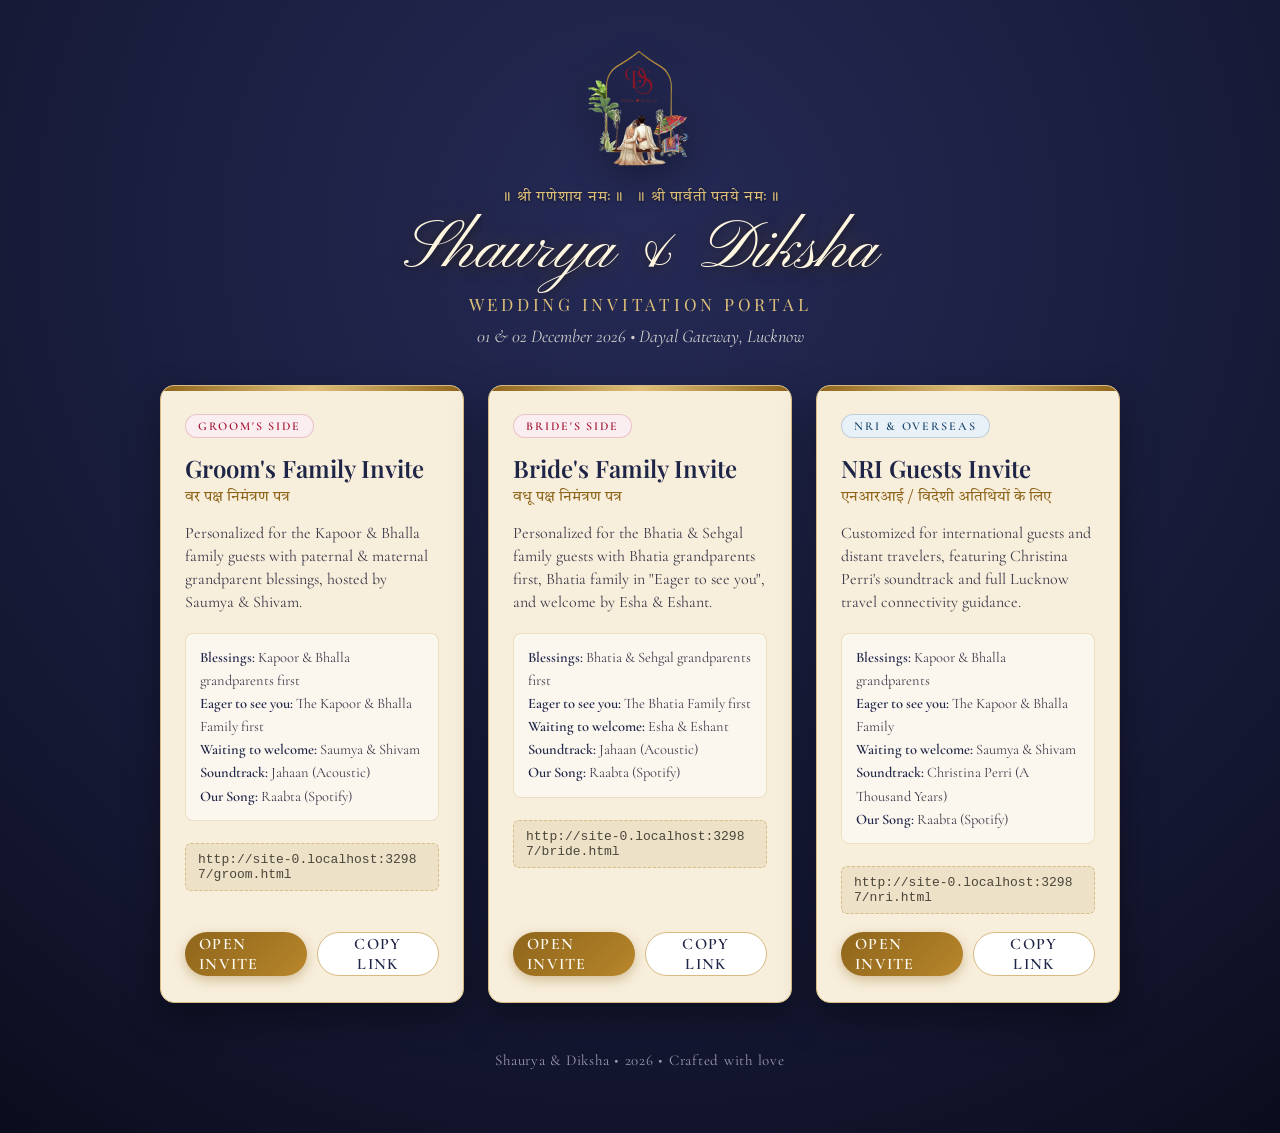
<file: index.html>
<!DOCTYPE html>
<html lang="en">
<head>
  <meta charset="utf-8">
  <meta name="viewport" content="width=device-width, initial-scale=1, viewport-fit=cover">
  <title>Shaurya & Diksha | Wedding Invitations Portal</title>
  <meta name="description" content="Wedding celebration of Shaurya Kapoor & Diksha Bhatia on 01 & 02 December 2026. Access and copy personalized wedding invitation links for Bride, Groom, and NRI guests.">
  <meta name="theme-color" content="#1A1D3F">

  <!-- Favicon -->
  <link rel="icon" href="./assets/logo.png" type="image/png">
  <link rel="apple-touch-icon" href="./assets/logo.png">

  <!-- Google Fonts -->
  <link rel="preconnect" href="https://fonts.googleapis.com">
  <link rel="preconnect" href="https://fonts.gstatic.com" crossorigin>
  <link href="https://fonts.googleapis.com/css2?family=Cormorant+Garamond:ital,wght@0,400;0,500;0,600;0,700;1,400;1,600&family=Pinyon+Script&family=Playfair+Display:ital,wght@0,500;0,600;1,400&family=Tiro+Devanagari+Hindi:ital@0;1&display=swap" rel="stylesheet">

  <style>
    :root {
      --bg: #141733;
      --card-bg: #F7EEDB;
      --card-border: #D6BA82;
      --ink: #1F2547;
      --ink-soft: #5A5868;
      --gold: #B8862B;
      --gold-light: #DFC07A;
      --gold-deep: #8E651B;
      --accent: #A3122F;
      --accent-soft: #FAEEF0;
      --shadow: 0 16px 36px rgba(0, 0, 0, 0.35);
      --ease: cubic-bezier(0.2, 0.8, 0.2, 1);
    }

    * { box-sizing: border-box; margin: 0; padding: 0; }

    body {
      min-height: 100vh;
      background: radial-gradient(circle at 50% 20%, #252A56 0%, #13162F 75%, #0B0D1D 100%);
      color: var(--ink);
      font-family: 'Cormorant Garamond', serif;
      -webkit-font-smoothing: antialiased;
      padding: 32px 16px 64px;
      display: flex;
      flex-direction: column;
      align-items: center;
    }

    .container {
      width: 100%;
      max-width: 960px;
      margin: 0 auto;
    }

    /* Header */
    header {
      text-align: center;
      margin-bottom: 38px;
    }

    .logo-wrap {
      width: 140px;
      height: 140px;
      margin: 0 auto 16px;
      filter: drop-shadow(0 8px 18px rgba(0, 0, 0, 0.45));
      animation: floatLogo 4s ease-in-out infinite alternate;
    }
    .logo-wrap img {
      width: 100%;
      height: 100%;
      object-fit: contain;
    }

    @keyframes floatLogo {
      from { transform: translateY(0); }
      to { transform: translateY(-6px); }
    }

    .om {
      font-family: 'Tiro Devanagari Hindi', serif;
      font-size: 15px;
      color: var(--gold-light);
      letter-spacing: 0.05em;
      margin-bottom: 6px;
      text-shadow: 0 1px 3px rgba(0,0,0,0.5);
    }

    h1 {
      font-family: 'Pinyon Script', cursive;
      font-size: clamp(44px, 8vw, 68px);
      font-weight: 400;
      color: #FFF6E0;
      line-height: 1.1;
      text-shadow: 0 2px 10px rgba(0, 0, 0, 0.6), 0 0 20px rgba(184, 134, 43, 0.35);
      margin-bottom: 4px;
    }

    .tagline {
      font-family: 'Playfair Display', serif;
      font-size: clamp(14px, 3.2vw, 17px);
      letter-spacing: 0.22em;
      text-transform: uppercase;
      color: var(--gold-light);
      margin-bottom: 10px;
    }

    .dates {
      font-style: italic;
      font-size: 18px;
      color: #E2DFD8;
      opacity: 0.9;
    }

    /* Grid of Cards */
    .cards-grid {
      display: grid;
      grid-template-columns: repeat(auto-fit, minmax(280px, 1fr));
      gap: 24px;
      margin-top: 10px;
    }

    .card {
      background: var(--card-bg);
      border: 1px solid var(--card-border);
      border-radius: 14px;
      padding: 28px 24px 26px;
      box-shadow: var(--shadow);
      position: relative;
      display: flex;
      flex-direction: column;
      justify-content: space-between;
      transition: transform 250ms var(--ease), box-shadow 250ms var(--ease);
      overflow: hidden;
    }

    .card::before {
      content: "";
      position: absolute;
      top: 0;
      left: 0;
      right: 0;
      height: 5px;
      background: linear-gradient(90deg, var(--gold-deep), var(--gold-light), var(--gold-deep));
    }

    .card:hover {
      transform: translateY(-4px);
      box-shadow: 0 22px 42px rgba(0, 0, 0, 0.45);
    }

    .badge {
      display: inline-block;
      align-self: flex-start;
      font-size: 12px;
      font-weight: 600;
      letter-spacing: 0.16em;
      text-transform: uppercase;
      color: var(--accent);
      background: var(--accent-soft);
      border: 1px solid rgba(163, 18, 47, 0.2);
      border-radius: 999px;
      padding: 4px 12px;
      margin-bottom: 14px;
    }

    .badge.nri-badge {
      color: #1A446C;
      background: #E8F1F8;
      border-color: rgba(26, 68, 108, 0.2);
    }

    .card h2 {
      font-family: 'Playfair Display', serif;
      font-size: 24px;
      font-weight: 600;
      color: var(--ink);
      margin-bottom: 4px;
    }

    .card-hi {
      font-family: 'Tiro Devanagari Hindi', serif;
      font-size: 15px;
      color: var(--gold-deep);
      margin-bottom: 14px;
    }

    .card-desc {
      font-size: 16px;
      line-height: 1.45;
      color: #3B3849;
      margin-bottom: 18px;
      flex-grow: 1;
    }

    .specs {
      list-style: none;
      margin-bottom: 22px;
      padding: 12px 14px;
      background: rgba(255, 255, 255, 0.55);
      border-radius: 8px;
      border: 1px solid rgba(214, 186, 130, 0.4);
      font-size: 14.5px;
      line-height: 1.6;
      color: #3F3C4B;
    }

    .specs li strong {
      color: var(--ink);
      font-weight: 600;
    }

    .link-box {
      background: #EDE1C7;
      border-radius: 6px;
      padding: 8px 12px;
      font-family: monospace;
      font-size: 13px;
      color: #4A463B;
      word-break: break-all;
      margin-bottom: 18px;
      border: 1px dashed rgba(184, 134, 43, 0.4);
    }

    /* Actions */
    .actions {
      display: grid;
      grid-template-columns: 1fr 1fr;
      gap: 10px;
    }

    .btn {
      display: inline-flex;
      align-items: center;
      justify-content: center;
      gap: 6px;
      min-height: 44px;
      padding: 0 14px;
      border-radius: 999px;
      font-family: 'Cormorant Garamond', serif;
      font-size: 16px;
      font-weight: 600;
      letter-spacing: 0.08em;
      text-transform: uppercase;
      text-decoration: none;
      cursor: pointer;
      transition: all 180ms var(--ease);
      border: 0;
    }

    .btn-open {
      background: linear-gradient(135deg, var(--gold-deep), var(--gold));
      color: #FFFDF7;
      box-shadow: 0 4px 12px rgba(142, 101, 27, 0.35);
    }
    .btn-open:hover {
      filter: brightness(1.1);
      transform: scale(1.02);
    }

    .btn-copy {
      background: #FFFFFF;
      color: var(--ink);
      border: 1.5px solid var(--card-border);
    }
    .btn-copy:hover {
      background: #FAF7F0;
      border-color: var(--gold);
      color: var(--gold-deep);
    }
    .btn-copy.copied {
      background: #2E7D32;
      color: #FFFFFF;
      border-color: #2E7D32;
    }

    /* Toast Notification */
    #toast {
      position: fixed;
      bottom: 24px;
      left: 50%;
      transform: translateX(-50%) translateY(100px);
      background: #0B0D1D;
      color: #FFF6E0;
      border: 1px solid var(--gold);
      padding: 12px 24px;
      border-radius: 999px;
      box-shadow: 0 10px 30px rgba(0, 0, 0, 0.6);
      font-size: 15px;
      letter-spacing: 0.04em;
      z-index: 999;
      opacity: 0;
      pointer-events: none;
      transition: all 300ms var(--ease);
      display: flex;
      align-items: center;
      gap: 8px;
    }
    #toast.show {
      transform: translateX(-50%) translateY(0);
      opacity: 1;
    }

    footer {
      text-align: center;
      margin-top: 48px;
      color: #9F9BB0;
      font-size: 15px;
      letter-spacing: 0.05em;
    }

    @media (max-width: 600px) {
      body { padding: 24px 12px 48px; }
      .actions { grid-template-columns: 1fr; }
      .card { padding: 22px 18px; }
    }
  </style>
</head>

<body>
  <div class="container">
    <header>
      <div class="logo-wrap">
        <img src="./assets/logo.png" alt="Shaurya & Diksha Monogram">
      </div>
      <p class="om">॥ श्री गणेशाय नमः ॥ &nbsp; ॥ श्री पार्वती पतये नमः ॥</p>
      <h1>Shaurya &amp; Diksha</h1>
      <p class="tagline">Wedding Invitation Portal</p>
      <p class="dates">01 &amp; 02 December 2026 • Dayal Gateway, Lucknow</p>
    </header>

    <main class="cards-grid">
      <!-- 1. Groom's Invitation Card -->
      <article class="card">
        <div>
          <span class="badge">Groom's Side</span>
          <h2>Groom's Family Invite</h2>
          <p class="card-hi">वर पक्ष निमंत्रण पत्र</p>
          <p class="card-desc">
            Personalized for the Kapoor &amp; Bhalla family guests with paternal &amp; maternal grandparent blessings, hosted by Saumya &amp; Shivam.
          </p>

          <ul class="specs">
            <li><strong>Blessings:</strong> Kapoor &amp; Bhalla grandparents first</li>
            <li><strong>Eager to see you:</strong> The Kapoor &amp; Bhalla Family first</li>
            <li><strong>Waiting to welcome:</strong> Saumya &amp; Shivam</li>
            <li><strong>Soundtrack:</strong> Jahaan (Acoustic)</li>
            <li><strong>Our Song:</strong> Raabta (Spotify)</li>
          </ul>

          <div class="link-box" id="url-groom">groom.html</div>
        </div>

        <div class="actions">
          <a class="btn btn-open" href="./groom.html" target="_blank" rel="noopener">
            Open Invite
          </a>
          <button class="btn btn-copy" type="button" onclick="copyLink('groom.html', this)">
            Copy Link
          </button>
        </div>
      </article>

      <!-- 2. Bride's Invitation Card -->
      <article class="card">
        <div>
          <span class="badge">Bride's Side</span>
          <h2>Bride's Family Invite</h2>
          <p class="card-hi">वधू पक्ष निमंत्रण पत्र</p>
          <p class="card-desc">
            Personalized for the Bhatia &amp; Sehgal family guests with Bhatia grandparents first, Bhatia family in "Eager to see you", and welcome by Esha &amp; Eshant.
          </p>

          <ul class="specs">
            <li><strong>Blessings:</strong> Bhatia &amp; Sehgal grandparents first</li>
            <li><strong>Eager to see you:</strong> The Bhatia Family first</li>
            <li><strong>Waiting to welcome:</strong> Esha &amp; Eshant</li>
            <li><strong>Soundtrack:</strong> Jahaan (Acoustic)</li>
            <li><strong>Our Song:</strong> Raabta (Spotify)</li>
          </ul>

          <div class="link-box" id="url-bride">bride.html</div>
        </div>

        <div class="actions">
          <a class="btn btn-open" href="./bride.html" target="_blank" rel="noopener">
            Open Invite
          </a>
          <button class="btn btn-copy" type="button" onclick="copyLink('bride.html', this)">
            Copy Link
          </button>
        </div>
      </article>

      <!-- 3. NRI Invitation Card -->
      <article class="card">
        <div>
          <span class="badge nri-badge">NRI &amp; Overseas</span>
          <h2>NRI Guests Invite</h2>
          <p class="card-hi">एनआरआई / विदेशी अतिथियों के लिए</p>
          <p class="card-desc">
            Customized for international guests and distant travelers, featuring Christina Perri's soundtrack and full Lucknow travel connectivity guidance.
          </p>

          <ul class="specs">
            <li><strong>Blessings:</strong> Kapoor &amp; Bhalla grandparents</li>
            <li><strong>Eager to see you:</strong> The Kapoor &amp; Bhalla Family</li>
            <li><strong>Waiting to welcome:</strong> Saumya &amp; Shivam</li>
            <li><strong>Soundtrack:</strong> Christina Perri (A Thousand Years)</li>
            <li><strong>Our Song:</strong> Raabta (Spotify)</li>
          </ul>

          <div class="link-box" id="url-nri">nri.html</div>
        </div>

        <div class="actions">
          <a class="btn btn-open" href="./nri.html" target="_blank" rel="noopener">
            Open Invite
          </a>
          <button class="btn btn-copy" type="button" onclick="copyLink('nri.html', this)">
            Copy Link
          </button>
        </div>
      </article>
    </main>

    <footer>
      <p>Shaurya &amp; Diksha • 2026 • Crafted with love</p>
    </footer>
  </div>

  <div id="toast">
    <svg width="18" height="18" viewBox="0 0 24 24" fill="none" stroke="#68D391" stroke-width="2.5" stroke-linecap="round" stroke-linejoin="round">
      <path d="M20 6L9 17l-5-5"/>
    </svg>
    <span>Link copied to clipboard!</span>
  </div>

  <script>
    // Update link boxes with absolute URLs for easy visual reference
    function initLinks() {
      const origin = location.origin && location.origin !== "null" ? location.origin : "";
      const path = location.pathname.substring(0, location.pathname.lastIndexOf('/') + 1);
      const base = origin + path;

      document.getElementById('url-groom').textContent = base + 'groom.html';
      document.getElementById('url-bride').textContent = base + 'bride.html';
      document.getElementById('url-nri').textContent = base + 'nri.html';
    }

    let toastTimer = null;
    function copyLink(file, btn) {
      const fullUrl = new URL(file, location.href).href;

      function onCopied() {
        const originalText = btn.textContent;
        btn.textContent = "Copied! ✓";
        btn.classList.add("copied");

        const toast = document.getElementById("toast");
        toast.querySelector("span").textContent = "Link copied! Ready to share on WhatsApp.";
        toast.classList.add("show");

        clearTimeout(toastTimer);
        toastTimer = setTimeout(() => {
          toast.classList.remove("show");
          btn.textContent = originalText;
          btn.classList.remove("copied");
        }, 2500);
      }

      if (navigator.clipboard && navigator.clipboard.writeText) {
        navigator.clipboard.writeText(fullUrl).then(onCopied).catch(() => fallbackCopy(fullUrl, onCopied));
      } else {
        fallbackCopy(fullUrl, onCopied);
      }
    }

    function fallbackCopy(text, cb) {
      const ta = document.createElement("textarea");
      ta.value = text;
      ta.style.position = "fixed";
      ta.style.opacity = "0";
      document.body.appendChild(ta);
      ta.select();
      try {
        document.execCommand("copy");
        cb();
      } catch (err) {
        prompt("Copy this link:", text);
      }
      document.body.removeChild(ta);
    }

    initLinks();
  </script>
</body>
</html>
</file>
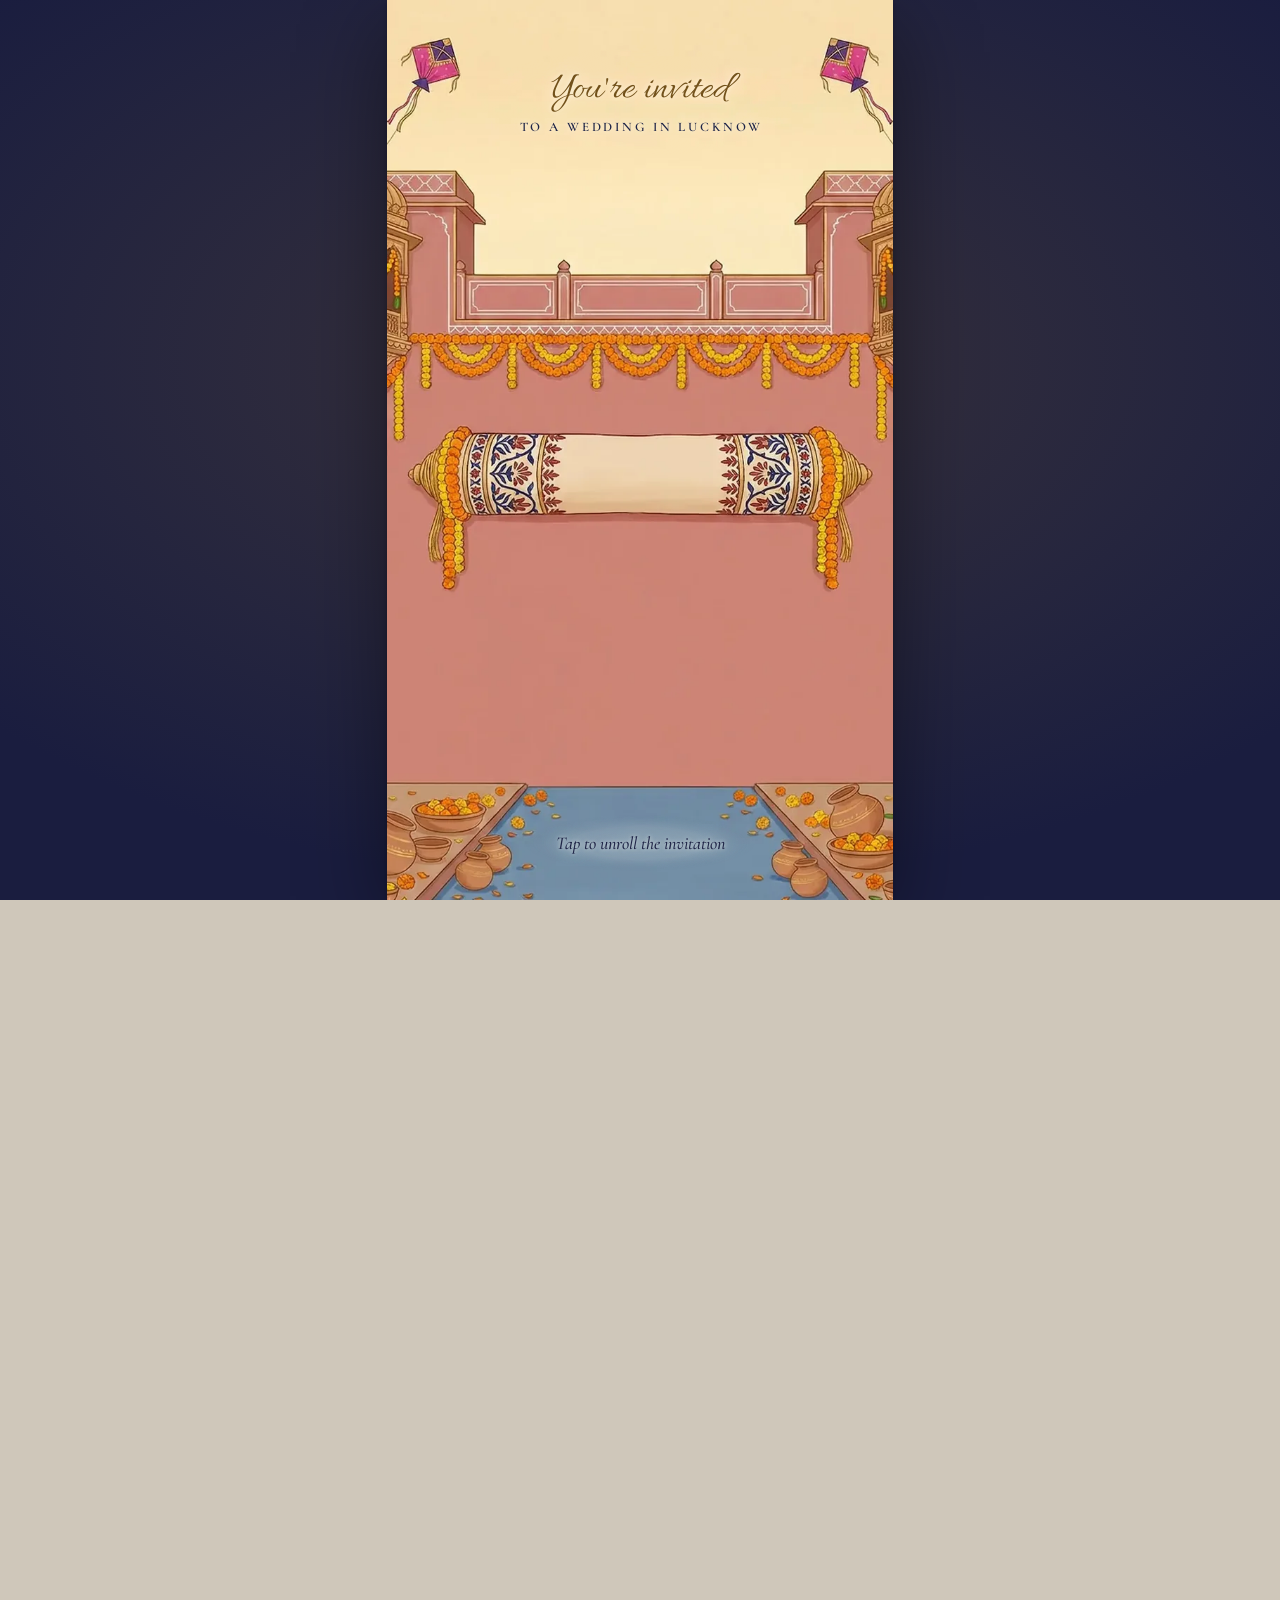
<file: bride/index.html>
<!DOCTYPE html>
<html lang="en">
<head>
  <meta charset="utf-8">
  <meta http-equiv="refresh" content="0; url=../bride.html">
  <script>location.replace("../bride.html");</script>
  <title>Diksha weds Shaurya | Bride's Family Invitation</title>
</head>
<body>
  <p>Opening invitation... <a href="../bride.html">Click here if not redirected</a>.</p>
</body>
</html>
</file>
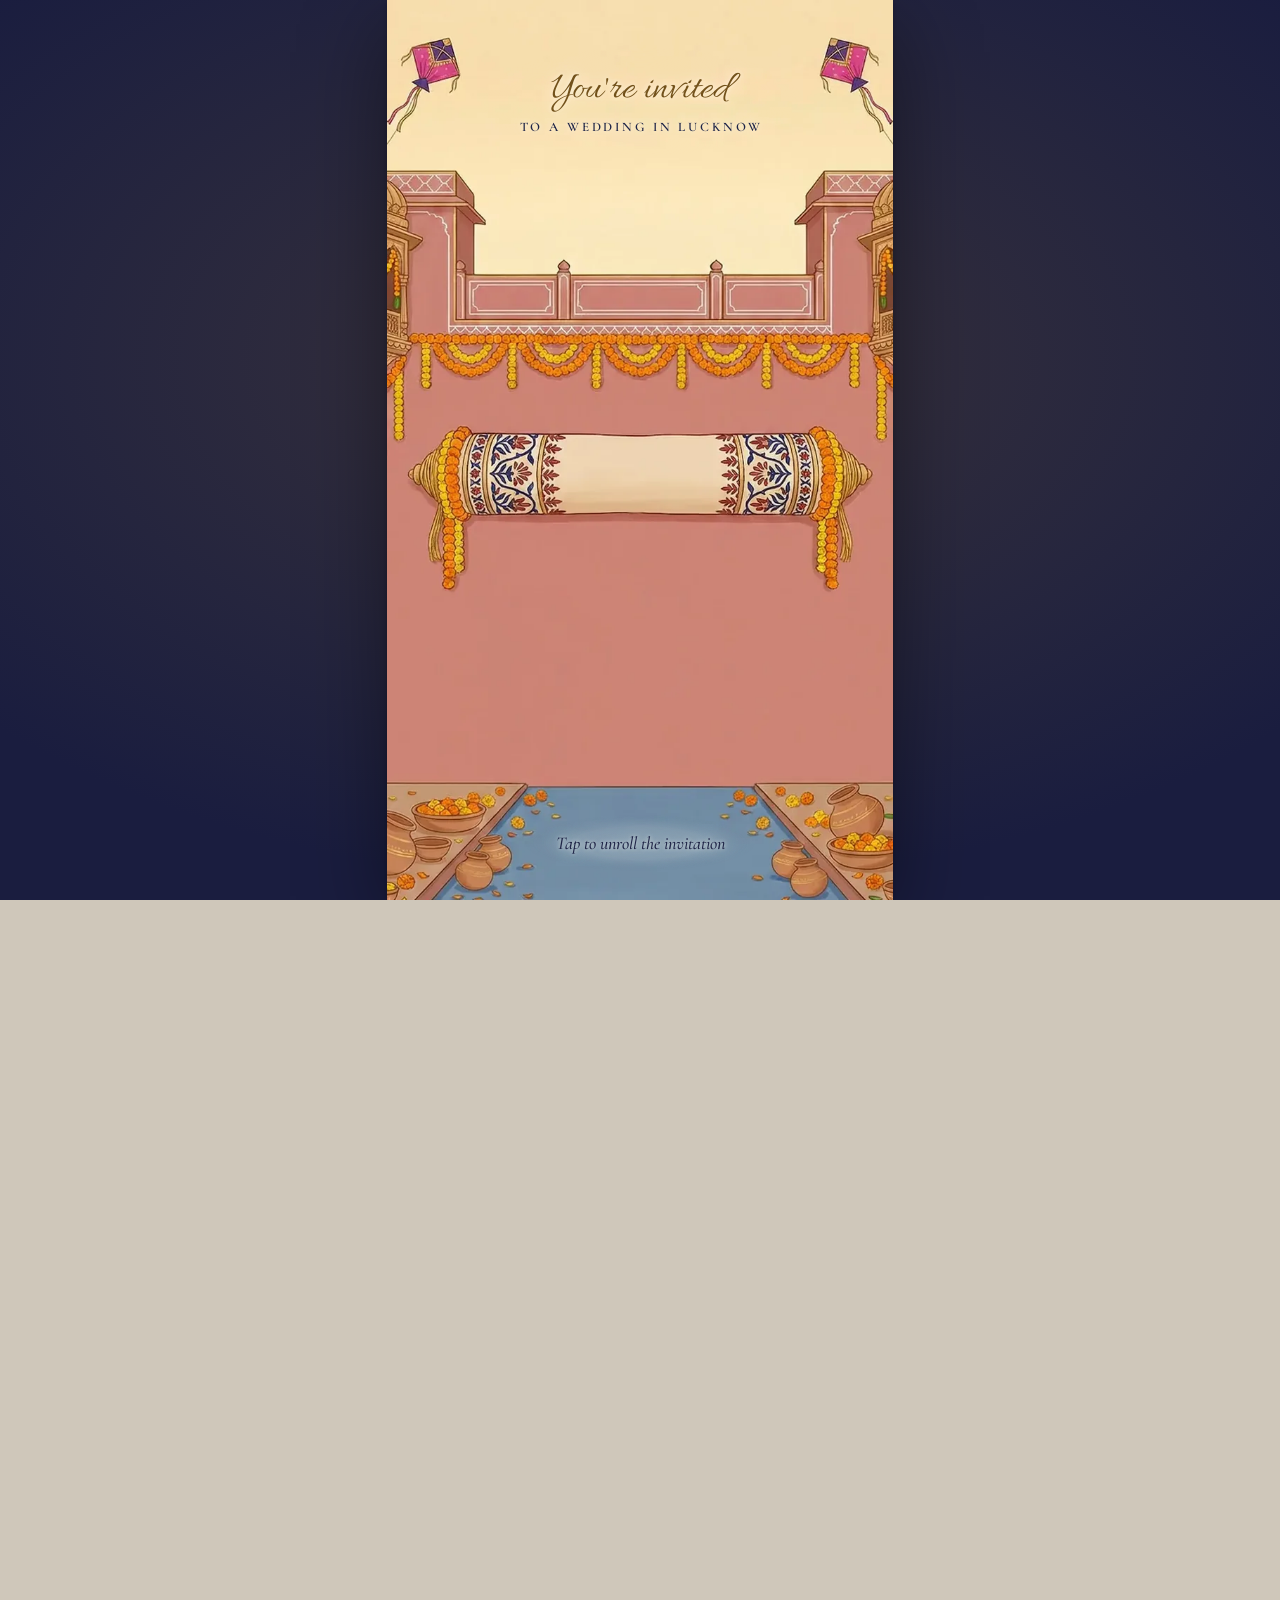
<file: groom/index.html>
<!DOCTYPE html>
<html lang="en">
<head>
  <meta charset="utf-8">
  <meta http-equiv="refresh" content="0; url=../groom.html">
  <script>location.replace("../groom.html");</script>
  <title>Shaurya weds Diksha | Groom's Family Invitation</title>
</head>
<body>
  <p>Opening invitation... <a href="../groom.html">Click here if not redirected</a>.</p>
</body>
</html>
</file>
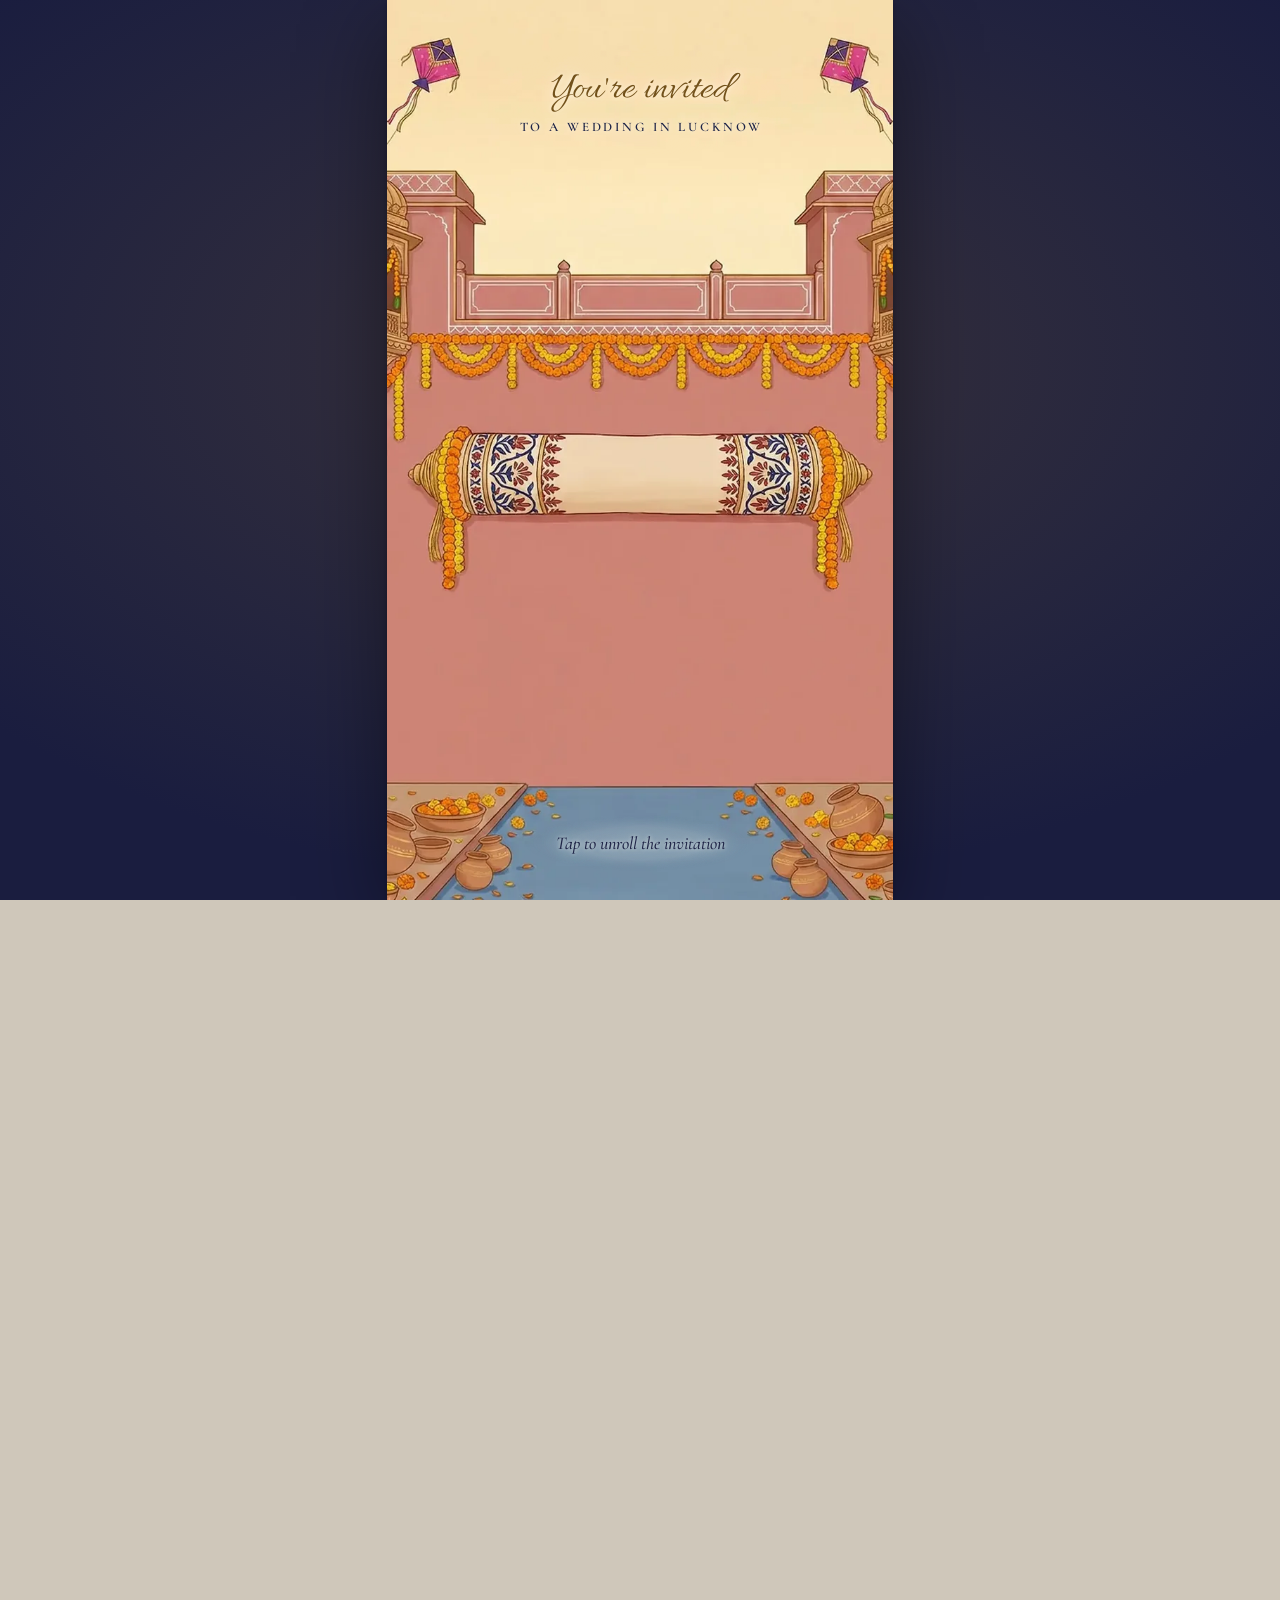
<file: nri/index.html>
<!DOCTYPE html>
<html lang="en">
<head>
  <meta charset="utf-8">
  <meta http-equiv="refresh" content="0; url=../nri.html">
  <script>location.replace("../nri.html");</script>
  <title>Shaurya weds Diksha | Wedding Invitation (International Guests)</title>
</head>
<body>
  <p>Opening invitation... <a href="../nri.html">Click here if not redirected</a>.</p>
</body>
</html>
</file>
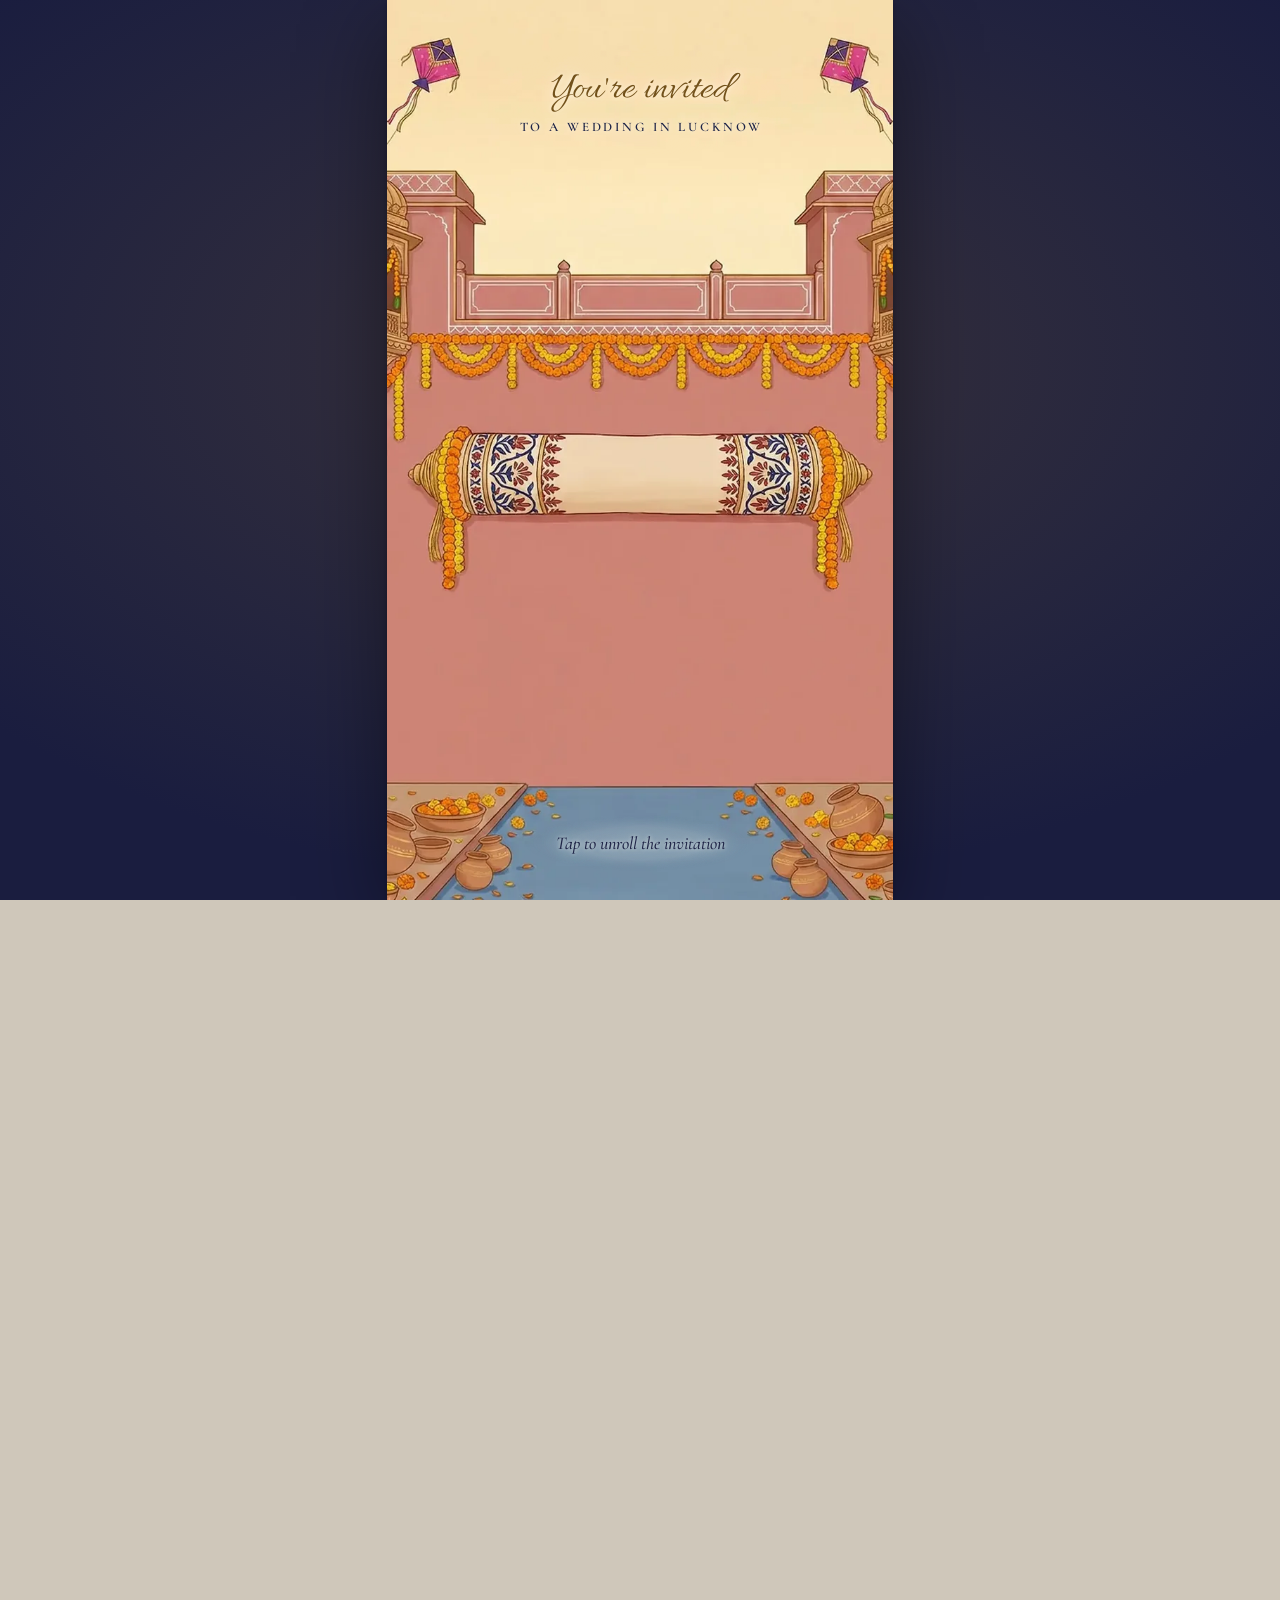
<file: bride.html>
<!DOCTYPE html>
<html lang="en">
<head>
  <meta charset="utf-8">
  <meta name="viewport" content="width=device-width, initial-scale=1, viewport-fit=cover">
  <title>Diksha weds Shaurya | Wedding Invitation (Bride's Side)</title>
  <meta name="description" content="Wedding celebration of Shaurya Kapoor & Diksha Bhatia on 01 & 02 December 2026 at Dayal Gateway, Lucknow. Tap to unroll the invitation.">
  <meta name="theme-color" content="#1A1D3F">

  <!-- Favicon & Apple Touch Icon -->
  <link rel="icon" href="./assets/logo.png" type="image/png">
  <link rel="apple-touch-icon" href="./assets/logo.png">
  <meta property="og:image" content="./assets/logo.png">

  <!-- Google Fonts Preconnect & Stylesheets -->
  <link rel="preconnect" href="https://fonts.googleapis.com">
  <link rel="preconnect" href="https://fonts.gstatic.com" crossorigin="">
  <link href="https://fonts.googleapis.com/css2?family=Allura&family=Cormorant+Garamond:ital,wght@0,400;0,500;0,600;1,400;1,500&family=Pinyon+Script:ital,wght@0,400;0,500;0,600;1,400&family=Playfair+Display:ital,wght@0,400;0,500;0,600;1,400&family=Tiro+Devanagari+Hindi:ital,wght@0,400;0,500;0,600;1,400&display=swap" rel="stylesheet">

  <!-- Core Theme & Layout Styles -->
  <link rel="stylesheet" href="./assets/engine.css">
  <link rel="stylesheet" href="./assets/layouts/keepsake.css">
  <link rel="stylesheet" href="./assets/layouts/decor-daynight.css">

  <script>
    if (/[?&]phone=1(&|$)/.test(location.search)) document.documentElement.classList.add("in-phone");
    window.SAATH_VARIANT = 'bride';
  </script>

  <!-- Wedding Configuration & Personal Details -->
  <script src="./config.js"></script>

  <!-- Interactive Layout & Animation Engines -->
  <script src="./assets/openings.js"></script>
  <script src="./assets/layouts/keepsake.js"></script>
  <script src="./assets/layouts/decor-daynight.js"></script>
</head>

<body class="sealed layout-keepsake" data-theme="rangeelo">
  <!-- Accessibility Skip -->
  <a class="skip" href="#invitation" id="skip">Skip the opening and read the invitation</a>

  <!-- Animated Backdrop -->
  <div class="backdrop" aria-hidden="true"></div>

  <!-- Opening Gate (The Unrolling Haveli Cloth Gesture) -->
  <div class="gate framed" id="gate" data-edge="">
    <div class="gate-fill" aria-hidden="true"></div>
    <div class="gate-mirror bottom" aria-hidden="true"></div>
    <div class="gate-mirror top" aria-hidden="true"></div>

    <p class="greet tone-light" id="greet" lang="en">
      You're invited<small>to a wedding celebration</small>
    </p>

    <div class="stage" id="stage"></div>

    <p class="hint tone-light" id="hint" aria-hidden="true" lang="en">
      Tap to unroll the invitation
    </p>
  </div>

  <!-- Main Scroll Container -->
  <main class="col" id="main">
    <p class="today" id="today" hidden=""></p>

    <!-- Hero Section -->
    <header class="hero custom" id="hero">
      <img class="hero-art" id="heroArt" alt="" decoding="async">
      <div class="hero-words" id="heroWords"></div>
      <div class="lay-hero" id="layHero"></div>
    </header>

    <a class="down" href="#paper" id="down" lang="en">
      <span>Scroll down</span>
      <svg viewBox="0 0 24 24" aria-hidden="true">
        <path d="M6 9l6 6 6-6" fill="none" stroke="currentColor" stroke-width="1.3"></path>
      </svg>
    </a>

    <!-- The Paper Scroll (Content, Scratch Cards, Events, Countdown, RSVP) -->
    <div class="paper decor-daynight" id="paper"></div>
  </main>

  <!-- Floating Audio & Language Controls -->
  <div class="controls" id="controls" hidden="">
    <button class="lang" id="langBtn" type="button" aria-label="Switch language" lang="hi">हिं</button>
    <button class="sound" id="soundBtn" type="button" aria-pressed="false" aria-label="Play music">
      <svg class="i-play" viewBox="0 0 24 24" aria-hidden="true">
        <path d="M8 5.5v13l10.5-6.5z" fill="currentColor"></path>
      </svg>
      <svg class="i-pause" viewBox="0 0 24 24" aria-hidden="true">
        <path d="M7.5 5.5h3v13h-3zM13.5 5.5h3v13h-3z" fill="currentColor"></path>
      </svg>
    </button>
  </div>

  <!-- Background Music Audio -->
  <audio id="music" preload="none" loop="" src="./assets/themes/theme.mp3"></audio>

  <!-- Engine Script -->
  <script src="./assets/engine.js"></script>
</body>
</html>
</file>
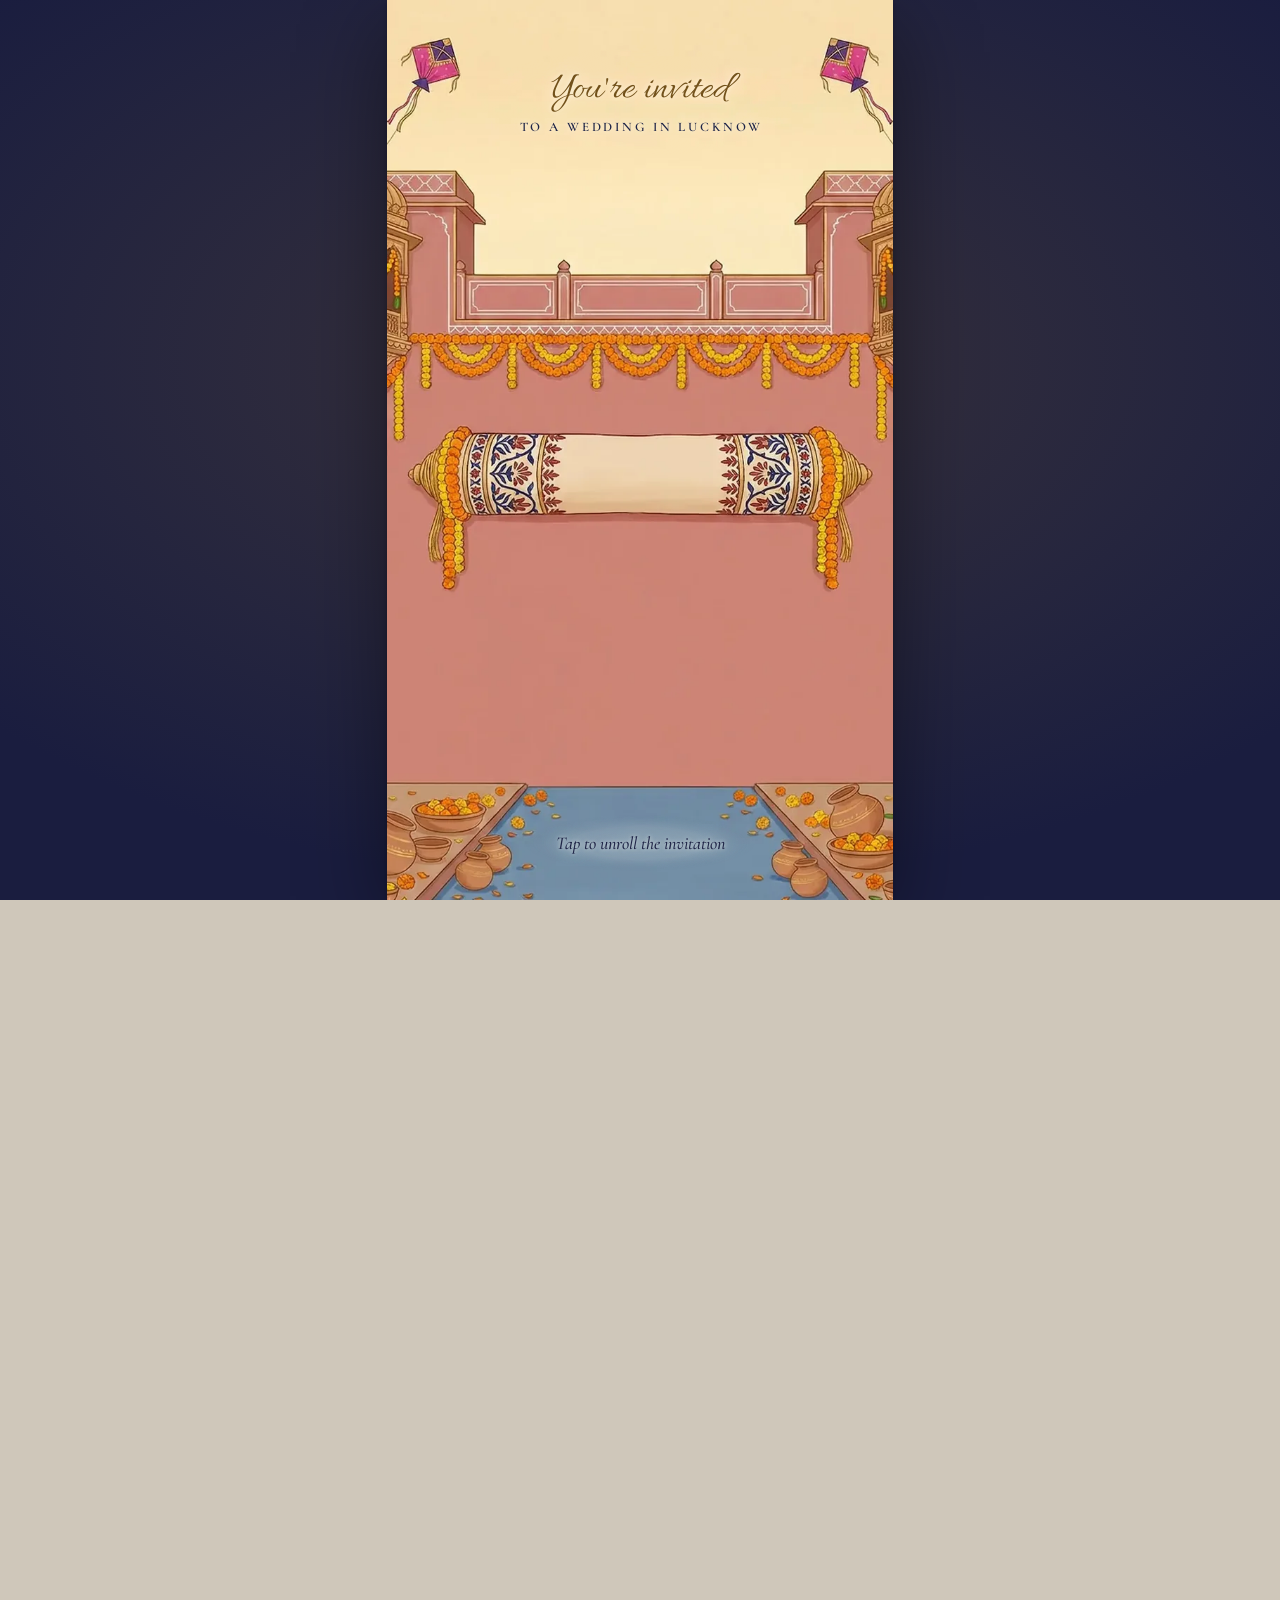
<file: groom.html>
<!DOCTYPE html>
<html lang="en">
<head>
  <meta charset="utf-8">
  <meta name="viewport" content="width=device-width, initial-scale=1, viewport-fit=cover">
  <title>Shaurya weds Diksha | Wedding Invitation (Groom's Side)</title>
  <meta name="description" content="Wedding celebration of Shaurya Kapoor & Diksha Bhatia on 01 & 02 December 2026 at Dayal Gateway, Lucknow. Tap to unroll the invitation.">
  <meta name="theme-color" content="#1A1D3F">

  <!-- Favicon & Apple Touch Icon -->
  <link rel="icon" href="./assets/logo.png" type="image/png">
  <link rel="apple-touch-icon" href="./assets/logo.png">
  <meta property="og:image" content="./assets/logo.png">

  <!-- Google Fonts Preconnect & Stylesheets -->
  <link rel="preconnect" href="https://fonts.googleapis.com">
  <link rel="preconnect" href="https://fonts.gstatic.com" crossorigin="">
  <link href="https://fonts.googleapis.com/css2?family=Allura&family=Cormorant+Garamond:ital,wght@0,400;0,500;0,600;1,400;1,500&family=Pinyon+Script:ital,wght@0,400;0,500;0,600;1,400&family=Playfair+Display:ital,wght@0,400;0,500;0,600;1,400&family=Tiro+Devanagari+Hindi:ital,wght@0,400;0,500;0,600;1,400&display=swap" rel="stylesheet">

  <!-- Core Theme & Layout Styles -->
  <link rel="stylesheet" href="./assets/engine.css">
  <link rel="stylesheet" href="./assets/layouts/keepsake.css">
  <link rel="stylesheet" href="./assets/layouts/decor-daynight.css">

  <script>
    if (/[?&]phone=1(&|$)/.test(location.search)) document.documentElement.classList.add("in-phone");
    window.SAATH_VARIANT = 'groom';
  </script>

  <!-- Wedding Configuration & Personal Details -->
  <script src="./config.js"></script>

  <!-- Interactive Layout & Animation Engines -->
  <script src="./assets/openings.js"></script>
  <script src="./assets/layouts/keepsake.js"></script>
  <script src="./assets/layouts/decor-daynight.js"></script>
</head>

<body class="sealed layout-keepsake" data-theme="rangeelo">
  <!-- Accessibility Skip -->
  <a class="skip" href="#invitation" id="skip">Skip the opening and read the invitation</a>

  <!-- Animated Backdrop -->
  <div class="backdrop" aria-hidden="true"></div>

  <!-- Opening Gate (The Unrolling Haveli Cloth Gesture) -->
  <div class="gate framed" id="gate" data-edge="">
    <div class="gate-fill" aria-hidden="true"></div>
    <div class="gate-mirror bottom" aria-hidden="true"></div>
    <div class="gate-mirror top" aria-hidden="true"></div>

    <p class="greet tone-light" id="greet" lang="en">
      You're invited<small>to a wedding celebration</small>
    </p>

    <div class="stage" id="stage"></div>

    <p class="hint tone-light" id="hint" aria-hidden="true" lang="en">
      Tap to unroll the invitation
    </p>
  </div>

  <!-- Main Scroll Container -->
  <main class="col" id="main">
    <p class="today" id="today" hidden=""></p>

    <!-- Hero Section -->
    <header class="hero custom" id="hero">
      <img class="hero-art" id="heroArt" alt="" decoding="async">
      <div class="hero-words" id="heroWords"></div>
      <div class="lay-hero" id="layHero"></div>
    </header>

    <a class="down" href="#paper" id="down" lang="en">
      <span>Scroll down</span>
      <svg viewBox="0 0 24 24" aria-hidden="true">
        <path d="M6 9l6 6 6-6" fill="none" stroke="currentColor" stroke-width="1.3"></path>
      </svg>
    </a>

    <!-- The Paper Scroll (Content, Scratch Cards, Events, Countdown, RSVP) -->
    <div class="paper decor-daynight" id="paper"></div>
  </main>

  <!-- Floating Audio & Language Controls -->
  <div class="controls" id="controls" hidden="">
    <button class="lang" id="langBtn" type="button" aria-label="Switch language" lang="hi">हिं</button>
    <button class="sound" id="soundBtn" type="button" aria-pressed="false" aria-label="Play music">
      <svg class="i-play" viewBox="0 0 24 24" aria-hidden="true">
        <path d="M8 5.5v13l10.5-6.5z" fill="currentColor"></path>
      </svg>
      <svg class="i-pause" viewBox="0 0 24 24" aria-hidden="true">
        <path d="M7.5 5.5h3v13h-3zM13.5 5.5h3v13h-3z" fill="currentColor"></path>
      </svg>
    </button>
  </div>

  <!-- Background Music Audio -->
  <audio id="music" preload="none" loop="" src="./assets/themes/theme.mp3"></audio>

  <!-- Engine Script -->
  <script src="./assets/engine.js"></script>
</body>
</html>
</file>
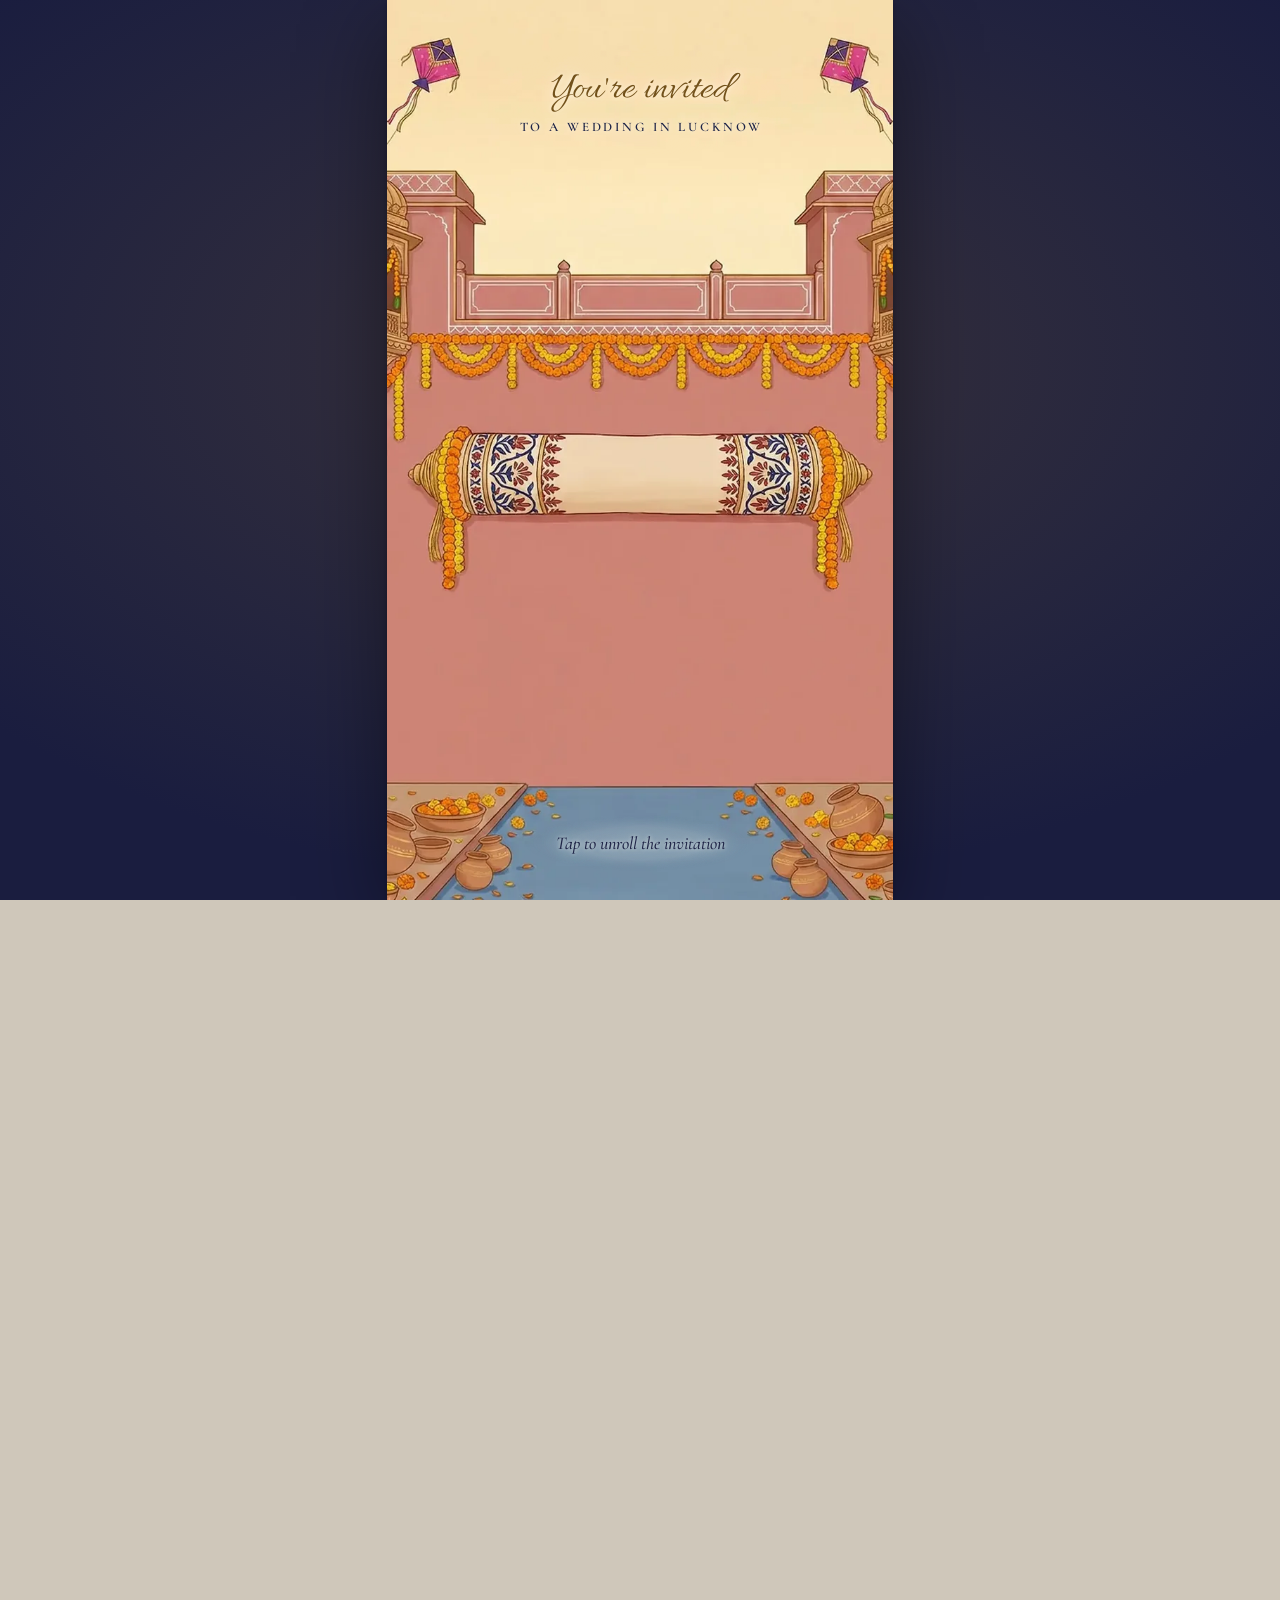
<file: nri.html>
<!DOCTYPE html>
<html lang="en">
<head>
  <meta charset="utf-8">
  <meta name="viewport" content="width=device-width, initial-scale=1, viewport-fit=cover">
  <title>Shaurya weds Diksha | Wedding Invitation (International Guests)</title>
  <meta name="description" content="Wedding celebration of Shaurya Kapoor & Diksha Bhatia on 01 & 02 December 2026 at Dayal Gateway, Lucknow. Tap to unroll the invitation.">
  <meta name="theme-color" content="#1A1D3F">

  <!-- Favicon & Apple Touch Icon -->
  <link rel="icon" href="./assets/logo.png" type="image/png">
  <link rel="apple-touch-icon" href="./assets/logo.png">
  <meta property="og:image" content="./assets/logo.png">

  <!-- Google Fonts Preconnect & Stylesheets -->
  <link rel="preconnect" href="https://fonts.googleapis.com">
  <link rel="preconnect" href="https://fonts.gstatic.com" crossorigin="">
  <link href="https://fonts.googleapis.com/css2?family=Allura&family=Cormorant+Garamond:ital,wght@0,400;0,500;0,600;1,400;1,500&family=Pinyon+Script:ital,wght@0,400;0,500;0,600;1,400&family=Playfair+Display:ital,wght@0,400;0,500;0,600;1,400&family=Tiro+Devanagari+Hindi:ital,wght@0,400;0,500;0,600;1,400&display=swap" rel="stylesheet">

  <!-- Core Theme & Layout Styles -->
  <link rel="stylesheet" href="./assets/engine.css">
  <link rel="stylesheet" href="./assets/layouts/keepsake.css">
  <link rel="stylesheet" href="./assets/layouts/decor-daynight.css">

  <script>
    if (/[?&]phone=1(&|$)/.test(location.search)) document.documentElement.classList.add("in-phone");
    window.SAATH_VARIANT = 'nri';
  </script>

  <!-- Wedding Configuration & Personal Details -->
  <script src="./config.js"></script>

  <!-- Interactive Layout & Animation Engines -->
  <script src="./assets/openings.js"></script>
  <script src="./assets/layouts/keepsake.js"></script>
  <script src="./assets/layouts/decor-daynight.js"></script>
</head>

<body class="sealed layout-keepsake" data-theme="rangeelo">
  <!-- Accessibility Skip -->
  <a class="skip" href="#invitation" id="skip">Skip the opening and read the invitation</a>

  <!-- Animated Backdrop -->
  <div class="backdrop" aria-hidden="true"></div>

  <!-- Opening Gate (The Unrolling Haveli Cloth Gesture) -->
  <div class="gate framed" id="gate" data-edge="">
    <div class="gate-fill" aria-hidden="true"></div>
    <div class="gate-mirror bottom" aria-hidden="true"></div>
    <div class="gate-mirror top" aria-hidden="true"></div>

    <p class="greet tone-light" id="greet" lang="en">
      You're invited<small>to a wedding celebration</small>
    </p>

    <div class="stage" id="stage"></div>

    <p class="hint tone-light" id="hint" aria-hidden="true" lang="en">
      Tap to unroll the invitation
    </p>
  </div>

  <!-- Main Scroll Container -->
  <main class="col" id="main">
    <p class="today" id="today" hidden=""></p>

    <!-- Hero Section -->
    <header class="hero custom" id="hero">
      <img class="hero-art" id="heroArt" alt="" decoding="async">
      <div class="hero-words" id="heroWords"></div>
      <div class="lay-hero" id="layHero"></div>
    </header>

    <a class="down" href="#paper" id="down" lang="en">
      <span>Scroll down</span>
      <svg viewBox="0 0 24 24" aria-hidden="true">
        <path d="M6 9l6 6 6-6" fill="none" stroke="currentColor" stroke-width="1.3"></path>
      </svg>
    </a>

    <!-- The Paper Scroll (Content, Scratch Cards, Events, Countdown, RSVP) -->
    <div class="paper decor-daynight" id="paper"></div>
  </main>

  <!-- Floating Audio & Language Controls -->
  <div class="controls" id="controls" hidden="">
    <button class="lang" id="langBtn" type="button" aria-label="Switch language" lang="hi">हिं</button>
    <button class="sound" id="soundBtn" type="button" aria-pressed="false" aria-label="Play music">
      <svg class="i-play" viewBox="0 0 24 24" aria-hidden="true">
        <path d="M8 5.5v13l10.5-6.5z" fill="currentColor"></path>
      </svg>
      <svg class="i-pause" viewBox="0 0 24 24" aria-hidden="true">
        <path d="M7.5 5.5h3v13h-3zM13.5 5.5h3v13h-3z" fill="currentColor"></path>
      </svg>
    </button>
  </div>

  <!-- Background Music Audio -->
  <audio id="music" preload="none" loop="" src="./assets/themes/theme.mp3"></audio>

  <!-- Engine Script -->
  <script src="./assets/engine.js"></script>
</body>
</html>
</file>
<file: assets/engine.css>
/* The invite engine's styles. Every collection sets the palette and fonts through theme.json;
   nothing here names a collection except the few opening-specific touches at the end. */
:root {
  --ink: #181C38;
  --paper: #fbf8f2;
  --accent: #a3122f;
  --accent2: #e88b1e;
  --gold: #b08d4c;
  --night: #2a1f18;
  --linen: color-mix(in srgb, var(--paper) 82%, var(--ink));
  --ink-soft: #242845;
  --hi: color-mix(in srgb, var(--paper) 55%, white);
  --lo: color-mix(in srgb, var(--ink) 22%, transparent);
  --line: color-mix(in srgb, var(--gold) 32%, transparent);
  --gold-deep: color-mix(in srgb, var(--gold) 72%, black);
  --foil: linear-gradient(100deg, color-mix(in srgb, var(--gold) 72%, black) 0%, var(--gold) 22%, color-mix(in srgb, var(--gold) 45%, white) 38%, color-mix(in srgb, var(--gold) 92%, black) 55%, color-mix(in srgb, var(--gold) 62%, white) 72%, color-mix(in srgb, var(--gold) 70%, black) 100%);
  --foil-deep: linear-gradient(100deg, color-mix(in srgb, var(--gold) 55%, black) 0%, color-mix(in srgb, var(--gold) 85%, black) 30%, color-mix(in srgb, var(--gold) 70%, white) 48%, color-mix(in srgb, var(--gold) 80%, black) 66%, color-mix(in srgb, var(--gold) 50%, black) 100%);
  --script: "Pinyon Script", "Tiro Devanagari Hindi", cursive;
  --serif: "Cormorant Garamond", "Tiro Devanagari Hindi", Georgia, serif;
  --deva: "Tiro Devanagari Hindi", "Cormorant Garamond", serif;
  --display: var(--serif);
  --paper-tex: none;
  --col: min(100vw, 460px);
  --safe-t: env(safe-area-inset-top, 0px);
  --safe-b: env(safe-area-inset-bottom, 0px);
  --ease-out: cubic-bezier(0.23, 1, 0.32, 1);
  --ease-io: cubic-bezier(0.77, 0, 0.175, 1);
}
/* Drawn inside the site's iPhone mockup (?phone=1): inside a frame env() is always 0, so the
   island and home bar get an iPhone 15's real insets. The painting still runs under the island. */
:root.in-phone { --safe-t: 59px; --safe-b: 34px; }
:root.in-phone [id] { scroll-margin-top: var(--safe-t); }
/* A section's own top padding (56 to 64px) already clears the island, so it lands flush. */
:root.in-phone .sec[id] { scroll-margin-top: 0; }
body.dark {
  --ink-soft: color-mix(in srgb, var(--ink) 80%, var(--paper));
  --linen: color-mix(in srgb, var(--paper) 85%, black);
  --hi: color-mix(in srgb, var(--paper) 80%, white);
  --lo: rgba(0, 0, 0, 0.45);
  --gold-deep: color-mix(in srgb, var(--gold) 70%, white);
}

* { box-sizing: border-box; }
html { -webkit-text-size-adjust: 100%; scroll-behavior: smooth; }
body { margin: 0; background: var(--linen); color: var(--ink); font: 400 18px/1.55 var(--serif); -webkit-font-smoothing: antialiased; overflow-x: hidden; }
html:has(body.sealed), body.sealed { overflow: hidden; height: 100svh; }
:lang(hi) { font-family: var(--deva); }
img { display: block; max-width: 100%; }
button { font: inherit; color: inherit; }
:focus-visible { outline: 2px solid var(--gold); outline-offset: 3px; }

.skip { position: fixed; left: 12px; top: 12px; z-index: 50; padding: 10px 14px; background: var(--paper); color: var(--ink); border-radius: 8px; transform: translateY(-160%); transition: transform 200ms var(--ease-out); }
.skip:focus { transform: none; }
/* Round the invitation on a wide screen: a dim room in the theme's night colour, lit where the
   invitation stands, the way a story is shown on a laptop. Never a blurred copy of the art. */
.backdrop { position: fixed; inset: 0; z-index: -1; background: var(--linen); }
@media (min-width: 560px) { .backdrop { background: radial-gradient(90% 75% at 50% 40%, color-mix(in srgb, var(--night) 80%, var(--gold) 20%), var(--night) 78%); } }

/* ───────── The gate ───────── */
/* The opening's painting fills the screen, under the island and the home bar, and the greeting and
   the hint sit on it (founder, 21 October 2026). The engine sizes the painting's box (fitGate). */
.gate {
  position: fixed; inset: 0; z-index: 20; overflow: hidden;
  background: radial-gradient(120% 80% at 50% 45%, color-mix(in srgb, var(--paper) 70%, transparent), transparent 70%), var(--linen);
  transition: opacity 900ms var(--ease-out), visibility 0s linear 900ms;
}
body.dark .gate { background: radial-gradient(120% 80% at 50% 45%, color-mix(in srgb, var(--night) 60%, transparent), transparent 70%), var(--night); }
/* Until the painting loads, the screen takes its measured edge colours. */
.gate[data-edge], body.dark .gate[data-edge] { background: linear-gradient(var(--gate-top) 18%, var(--gate-bottom) 82%); }
.gate.gone { opacity: 0; visibility: hidden; pointer-events: none; }
/* A screen much wider than the painting (a laptop) shows its whole height in the middle, in the
   same dim room as the invitation (.backdrop), not a blurred copy of it. */
.gate-fill { position: absolute; inset: 0; display: none; background: radial-gradient(90% 75% at 50% 40%, color-mix(in srgb, var(--night) 80%, var(--gold) 20%), var(--night) 78%); }
.gate.framed .gate-fill { display: block; }
.gate-mirror { position: absolute; display: none; background-repeat: no-repeat; transform: scaleY(-1); pointer-events: none; }
.gate.mirrored .gate-mirror { display: block; }
.gate.framed .op-frame { box-shadow: 0 24px 80px rgba(0, 0, 0, 0.42), 0 2px 6px rgba(0, 0, 0, 0.25); }
.stage { position: absolute; inset: 0; z-index: 0; }

/* Taps pass through the words to the painting. Each takes the tone that reads on the part of the
   painting under it, and a soft frost when that part is busy (readGate, as the hero's words do). */
.greet, .hint { position: absolute; z-index: 1; left: 0; right: 0; width: fit-content; max-width: calc(100% - 32px); margin: 0 auto; text-align: center; text-wrap: balance; pointer-events: none; isolation: isolate; --frost-rgb: 0 0 0; --frost-a: 0; --frost-blur: 0px; }
/* As much room above as the hero's words have: 7.5% of the screen, and 4% under an island or notch
   (in the site's phone mockup the island ends 52px down). */
.greet { top: max(7.5svh, calc(var(--safe-t) + 4svh)); font: 400 clamp(32px, 9vw, 40px)/1.1 var(--script); color: var(--gate-lo); }
:root.in-phone .greet { top: calc(52px + 4svh); }
.hint { bottom: max(calc(var(--safe-b) + 22px), 5svh); font: italic 500 18px/1.3 var(--serif); color: var(--gate-ink); animation: hint 2.8s ease-in-out infinite; }
.greet small { display: block; margin-top: 6px; font: 600 13px/1.4 var(--serif); letter-spacing: 0.22em; text-transform: uppercase; color: var(--gate-ink); }
.greet:lang(hi) { font: 400 27px/1.3 var(--deva); }
.greet:lang(hi) small { letter-spacing: 0.02em; text-transform: none; font: 400 15.5px/1.5 var(--deva); }
.hint:lang(hi) { font: 400 16.5px/1.4 var(--deva); }
.greet.tone-dark { color: var(--gate-hi); }
.greet.tone-dark small, .hint.tone-dark { color: var(--gate-cream); }
.greet.tone-dark, .hint.tone-dark { text-shadow: 0 0 18px rgba(0, 0, 0, 0.62), 0 1px 3px rgba(0, 0, 0, 0.55); }
.greet.tone-light, .hint.tone-light { text-shadow: 0 0 18px rgb(255 252 244 / 0.85), 0 0 4px rgb(255 252 244 / 0.7); }
.greet::before, .hint::before { content: ""; position: absolute; z-index: -1; pointer-events: none; inset: -30% -16%; background: radial-gradient(closest-side, rgb(var(--frost-rgb) / var(--frost-a)) 0%, rgb(var(--frost-rgb) / calc(var(--frost-a) * 0.8)) 55%, rgb(var(--frost-rgb) / 0) 100%); -webkit-backdrop-filter: blur(var(--frost-blur)); backdrop-filter: blur(var(--frost-blur)); -webkit-mask-image: radial-gradient(closest-side, #000 60%, transparent 100%); mask-image: radial-gradient(closest-side, #000 60%, transparent 100%); }
.hint::before { inset: -70% -18%; }
@keyframes hint { 50% { translate: 0 -3px; } }
.gate.opening .greet, .gate.opening .hint { opacity: 0; animation: none; transition: opacity 400ms ease; }

.op-frame { position: absolute; inset: 0; overflow: visible; }
.op-frame > img { position: absolute; inset: 0; width: 100%; height: 100%; object-fit: cover; }
.op-pulse { position: absolute; inset: -9%; border-radius: 50%; border: 1px solid color-mix(in srgb, var(--gold) 70%, transparent); animation: pulse 2.8s var(--ease-out) infinite; pointer-events: none; }
@keyframes pulse { 0% { scale: 0.86; opacity: 0.9; } 70%, 100% { scale: 1.25; opacity: 0; } }
.op-glow { position: absolute; width: 14%; aspect-ratio: 1; translate: -50% -50%; border-radius: 50%; pointer-events: none; mix-blend-mode: screen; background: radial-gradient(closest-side, rgba(255, 246, 220, 0.95), rgba(255, 214, 140, 0.5) 45%, rgba(255, 200, 120, 0) 100%); opacity: 0; scale: 0.4; transition: scale 1800ms var(--ease-out), opacity 600ms ease; }
.op-glow.on { opacity: 1; scale: 9; }

/* Envelope */
.op-envelope { perspective: 1600px; }
.op-inside { position: absolute; inset: 0; overflow: hidden; background: linear-gradient(180deg, #efe4cf, #f7efdf 45%, #ead9b8) center / cover; }
.op-inside .op-light { position: absolute; left: var(--cx); top: var(--cy); width: 70%; aspect-ratio: 1 / 1.3; translate: -50% -50%; border-radius: 50%; background: radial-gradient(closest-side, rgba(255, 253, 246, 1), rgba(255, 240, 205, 0.95) 22%, rgba(250, 222, 160, 0.55) 52%, rgba(246, 214, 150, 0)); opacity: 0; scale: 0.15; }
.op-flap { position: absolute; inset: 0; background: #f4eee4 center / 100% 100% no-repeat; backface-visibility: hidden; transition: transform 1250ms cubic-bezier(0.55, 0, 0.25, 1), opacity 650ms ease 650ms, filter 1250ms ease; }
.op-flap.top { clip-path: polygon(0 0, 100% 0, var(--cx) var(--cy)); transform-origin: 50% 0; }
.op-flap.bottom { clip-path: polygon(0 100%, 100% 100%, var(--cx) var(--cy)); transform-origin: 50% 100%; }
.op-flap.left { clip-path: polygon(0 0, 0 100%, var(--cx) var(--cy)); transform-origin: 0 50%; filter: brightness(0.985); }
.op-flap.right { clip-path: polygon(100% 0, 100% 100%, var(--cx) var(--cy)); transform-origin: 100% 50%; filter: brightness(0.985); }
.op-ring { position: absolute; inset: 0; width: 100%; height: 100%; pointer-events: none; mix-blend-mode: screen; }
.op-seal { position: absolute; left: var(--cx); top: var(--cy); width: 27%; aspect-ratio: 1; translate: -50% -50%; padding: 0; border: 0; border-radius: 50%; background: none; cursor: pointer; filter: drop-shadow(0 5px 6px rgba(70, 50, 22, 0.32)) drop-shadow(0 1px 1px rgba(70, 50, 22, 0.3)); transition: scale 160ms var(--ease-out), opacity 500ms ease, filter 500ms ease; -webkit-tap-highlight-color: transparent; }
.op-seal canvas { width: 100%; height: 100%; display: block; }
.op-seal:active, .op-seal.pressed { scale: 0.95; }
.op-seal.gone { scale: 1.16; opacity: 0; filter: blur(3px); pointer-events: none; }
.op-seal.gone .op-pulse { display: none; }
.op-envelope.open .op-inside .op-light { opacity: 1; scale: 3.2; transition: scale 1500ms var(--ease-out) 100ms, opacity 500ms ease; }
.op-envelope.open .op-flap { filter: brightness(0.9); }
.op-envelope.open .op-flap.top { transform: rotateX(-112deg); opacity: 0; }
.op-envelope.open .op-flap.bottom { transform: rotateX(112deg); opacity: 0; transition-delay: 160ms, 810ms, 160ms; }
.op-envelope.open .op-flap.left { transform: rotateY(112deg); opacity: 0; transition-delay: 80ms, 730ms, 80ms; }
.op-envelope.open .op-flap.right { transform: rotateY(-112deg); opacity: 0; transition-delay: 80ms, 730ms, 80ms; }
/* An envelope lying on paper: the closed painting stays whole; the V flap folds up from its hinge
   while the open painting (flap lying open, the card showing) fades in. */
.op-envelope.on-paper .op-over { position: absolute; inset: 0; width: 100%; height: 100%; object-fit: cover; transition: opacity 700ms ease 420ms; }
.op-envelope.on-paper .op-flap.top { clip-path: polygon(var(--fx0) var(--fy0), var(--fx1) var(--fy0), var(--tx) var(--ty)); transform-origin: 50% var(--fy0); z-index: 4; }
.op-envelope.on-paper .op-seal { z-index: 6; }
/* On the desk (openings.js unfold): the envelope's inside, the flap's paper back, the card and the pocket in front of it. */
.op-hollow { position: absolute; inset: 0; z-index: 1; opacity: 0; transition: opacity 180ms ease; background: linear-gradient(180deg, color-mix(in srgb, var(--env-paper, #e9dcc3) 78%, #3a2a1a) 0%, color-mix(in srgb, var(--env-paper, #e9dcc3) 94%, #3a2a1a) 75%); }
.op-flapback { position: absolute; inset: 0; z-index: 1; transform: scaleY(0); background: linear-gradient(0deg, color-mix(in srgb, var(--env-paper, #efe4cf) 92%, #5a4630), color-mix(in srgb, var(--env-paper, #efe4cf) 88%, white) 70%); }
.op-card { position: absolute; z-index: 2; border-radius: 3px; background: var(--card-paper, #fbf6ea) var(--paper-tex) center / 420px; box-shadow: 0 1px 2px rgba(60, 40, 20, 0.25), 0 12px 28px rgba(60, 40, 20, 0.2); transform-origin: 50% 50%; will-change: transform; }
.op-card.out { z-index: 7; }
.op-card-in { position: absolute; inset: 6%; display: grid; place-content: center; justify-items: center; text-align: center; border: 1px solid color-mix(in srgb, var(--gold) 55%, transparent); color: var(--gold-deep); }
.op-card-in p { margin: 0; }
.op-card .k { font: 500 clamp(9px, 2.5vw, 12px)/1.4 var(--serif); letter-spacing: 0.2em; text-transform: uppercase; }
.op-card .n { padding: 0.1em 0.2em 0.18em; font: 400 clamp(22px, 7vw, 32px)/1.05 var(--script); }
.op-card .a { font: italic 400 clamp(13px, 3.8vw, 17px)/1 var(--serif); }
.op-card:lang(hi) .k, .op-card:lang(hi) .a { font-family: var(--deva); font-style: normal; letter-spacing: 0; text-transform: none; }
.op-card:lang(hi) .n { font: 400 clamp(20px, 6vw, 28px)/1.3 var(--deva); }
.op-pocket { position: absolute; inset: 0; z-index: 3; background: center / 100% 100% no-repeat; }
.op-envelope.on-paper .op-inside .op-light { display: none; }
.op-envelope.on-paper.open .op-over { opacity: 0; }
.op-envelope.on-paper.open .op-flap.top { transform: rotateX(-150deg); opacity: 0; transition-delay: 0ms, 520ms, 0ms; }

/* Doors */
.op-doors { perspective: 1400px; }
.op-doors .op-over { transition: opacity 120ms linear 60ms; }
.op-doors .op-over.gone { opacity: 0; }
.op-leaf { position: absolute; transform-style: preserve-3d; transition: transform 1700ms cubic-bezier(0.6, 0, 0.2, 1); }
.op-leaf.left { transform-origin: 0 50%; }
.op-leaf.right { transform-origin: 100% 50%; }
.op-leaf-face { position: absolute; inset: 0; background-repeat: no-repeat; backface-visibility: hidden; }
.op-leaf::after { content: ""; position: absolute; inset: 0; background: linear-gradient(90deg, rgba(0, 0, 0, 0.35), rgba(0, 0, 0, 0)); opacity: 0; transition: opacity 1700ms ease; }
.op-leaf.right::after { background: linear-gradient(270deg, rgba(0, 0, 0, 0.35), rgba(0, 0, 0, 0)); }
.op-doors.open .op-leaf.left { transform: rotateY(96deg); }
.op-doors.open .op-leaf.right { transform: rotateY(-96deg); }
.op-doors.open .op-leaf::after { opacity: 1; }
.op-seam { position: absolute; width: 4px; translate: -50% 0; background: linear-gradient(180deg, transparent, rgba(255, 220, 150, 0.95), transparent); filter: blur(2px); opacity: 0; transition: opacity 400ms ease, width 1200ms var(--ease-out); pointer-events: none; }
.op-doors.open .op-seam { opacity: 1; width: 40%; filter: blur(14px); opacity: 0; transition: opacity 1500ms ease 200ms, width 1500ms var(--ease-out); }
/* The open frame matches the closed one outside the doorway, so it must not move or the walls would jump. */
.op-fore { position: absolute; inset: 0; width: 100%; height: 100%; z-index: 4; pointer-events: none; }
.op-tap { position: absolute; z-index: 5; border: 0; background: none; cursor: pointer; }

/* Film: the opening as a short film. Its first frame lies on top until it plays; its last frame holds. */
.op-film .op-video { position: absolute; inset: 0; width: 100%; height: 100%; object-fit: cover; display: block; }
.op-film .op-end { opacity: 0; transition: opacity 400ms ease; }
.op-film .op-end.on { opacity: 1; }
.op-film .op-still { transition: opacity 120ms linear; }
.op-film .op-still.gone { opacity: 0; }

/* Curtains: strips of the closed panels slide to the sides and narrow, then fade into the open painting */
.op-curtains .op-over { transition: opacity 120ms linear 60ms; }
.op-curtains .op-over.gone { opacity: 0; }
.op-strip { position: absolute; overflow: hidden; transition: transform 1500ms cubic-bezier(0.55, 0, 0.2, 1) var(--delay, 0ms), opacity 520ms ease calc(1150ms + var(--delay, 0ms)); }
.op-strip.left { transform-origin: 0 50%; }
.op-strip.right { transform-origin: 100% 50%; }
.op-strip-face { position: absolute; inset: 0; background-repeat: no-repeat; }
/* The folds deepen as the cloth bunches. */
.op-fold { position: absolute; inset: 0; background: linear-gradient(90deg, rgba(0, 0, 0, 0.32), rgba(255, 240, 220, 0.06) 45%, rgba(0, 0, 0, 0.28)); opacity: 0; transition: opacity 1400ms ease var(--delay, 0ms); }
.op-curtains.open .op-strip { transform: translateX(var(--dx)) scaleX(var(--k)); opacity: 0; }
.op-curtains.open .op-fold { opacity: 1; }
.op-curtains.open .op-seam { opacity: 1; width: 40%; filter: blur(14px); opacity: 0; transition: opacity 1500ms ease 200ms, width 1500ms var(--ease-out); }

/* Light from a point */
.op-reveal .op-over { will-change: mask-image; }
.op-sparks { position: absolute; inset: 0; width: 100%; height: 100%; pointer-events: none; }
.op-point { position: absolute; width: 22%; aspect-ratio: 1; translate: -50% -50%; border: 0; border-radius: 50%; background: radial-gradient(closest-side, rgba(255, 238, 200, 0.28), transparent); cursor: pointer; -webkit-tap-highlight-color: transparent; touch-action: none; }
.op-point.holding { background: radial-gradient(closest-side, rgba(255, 238, 200, 0.55), transparent); scale: 1.08; transition: scale 650ms var(--ease-out), background 650ms ease; }

@media (prefers-reduced-motion: reduce) {
  .hint, .op-pulse { animation: none; }
  .op-flap, .op-leaf, .op-strip { transition: opacity 400ms ease !important; transform: none !important; }
}

/* ───────── The column ───────── */
.col { position: relative; width: var(--col); margin: 0 auto; background: var(--paper); box-shadow: 0 0 0 1px var(--line), 0 30px 80px rgba(40, 28, 12, 0.14); }
.today { position: sticky; top: 0; z-index: 5; margin: 0; padding: calc(10px + var(--safe-t)) 16px 10px; text-align: center; background: var(--accent-fill, var(--accent)); color: #fff; font: 500 15px/1.4 var(--serif); }
.today[hidden] { display: none; }
.hero { position: relative; overflow: hidden; background: var(--night); }
/* A layout (invite/layouts/) draws the first screen itself. */
.hero.custom { background: var(--paper); }
.hero.custom .hero-art, .hero.custom .hero-words { display: none; }
/* The painting fills the first screen like a story, with "Scroll down" just under it: never shorter
   than the painting's own shape (so it is always cut at its sides, and the calm zone's heights hold),
   never taller than a tall phone's. */
.hero-art { width: 100%; height: clamp(calc(var(--col) * 1.5), calc(100svh - 72px), calc(var(--col) * 2.17)); object-fit: cover; }
.hero.plain .hero-art { visibility: hidden; }
.hero.plain { background: linear-gradient(180deg, color-mix(in srgb, var(--paper) 85%, var(--gold)), var(--paper)); }
.body-open .hero-art { animation: settle 2.6s var(--ease-out) both; }
@keyframes settle { from { scale: 1.07; } to { scale: 1; } }
.hero-words { position: absolute; left: 15%; right: 15%; top: 12%; display: grid; justify-items: center; text-align: center; color: var(--gold-deep); text-shadow: 0 0 18px color-mix(in srgb, var(--paper) 90%, transparent), 0 0 4px color-mix(in srgb, var(--paper) 80%, transparent); }
body.dark .hero-words, .hero.tone-dark .hero-words { text-shadow: 0 0 18px rgba(0, 0, 0, 0.7), 0 0 4px rgba(0, 0, 0, 0.6); }
.hero.tone-dark .hw-pre, .hero.tone-dark .hw-date { color: #fff8ec; }
.hero.tone-dark .hw-name { --foil: linear-gradient(100deg, #f3dca0 0%, #fff4d6 30%, #e8c77e 55%, #fff1c9 75%, #e2bd70 100%); filter: drop-shadow(0 0 10px rgba(0, 0, 0, 0.55)); }
.hero-words > * { margin: 0; }
.hw-names { display: grid; justify-items: center; }
.hw-names > * { margin: 0; }
/* When the calm part of the painting is short, the names share one line. */
.hw-inline .hw-names { display: flex; align-items: baseline; justify-content: center; gap: 0.16em; white-space: nowrap; }
.hw-inline .hw-amp { margin: 0; }
.hero-words { --hw-k: 1; --frost-rgb: 250 245 235; --frost-a: 0; --frost-blur: 0px; z-index: 1; isolation: isolate; }
/* The engine measures the painting under the words and frosts it when it is too busy to read. */
.hero-words::before { content: ""; position: absolute; z-index: -1; pointer-events: none; inset: -22% -34%; background: radial-gradient(closest-side, rgb(var(--frost-rgb) / var(--frost-a)) 0%, rgb(var(--frost-rgb) / calc(var(--frost-a) * 0.8)) 55%, rgb(var(--frost-rgb) / 0) 100%); -webkit-backdrop-filter: blur(var(--frost-blur)); backdrop-filter: blur(var(--frost-blur)); -webkit-mask-image: radial-gradient(closest-side, #000 60%, transparent 100%); mask-image: radial-gradient(closest-side, #000 60%, transparent 100%); }
.hero.tone-light { --hw-ink: var(--ink); }
body.dark .hero.tone-light { --hw-ink: color-mix(in srgb, var(--night) 80%, black); }
.hero.tone-light .hero-words { text-shadow: 0 0 18px color-mix(in srgb, var(--paper) 90%, transparent), 0 0 4px color-mix(in srgb, var(--paper) 80%, transparent); }
.hero.tone-light .hw-pre, .hero.tone-light .hw-date { color: var(--hw-ink); }
.hero.tone-light .hw-name { filter: drop-shadow(0 0 10px color-mix(in srgb, var(--paper) 90%, transparent)); }
/* Only the names scale to fit the painting; the small lines never drop below a readable size. */
.hw-pre { font: 500 max(15px, calc(clamp(15px, 4.4vw, 18px) * var(--hw-k)))/1.25 var(--serif); color: var(--ink); }
/* A script capital's swash rises well above its line: keep it off the line above. */
.hero-words > .hw-pre { margin-bottom: calc(clamp(44px, 14vw, 62px) * var(--hw-k) * 0.2); }
.hw-inline > .hw-pre { margin-bottom: 0.2em; }
body.dark .hw-pre, body.dark .hw-date { color: color-mix(in srgb, var(--paper) 30%, white); }
.hw-pre:lang(hi) { font: 400 max(16px, calc(17px * var(--hw-k)))/1.5 var(--deva); }
.hw-name { font: 400 calc(clamp(44px, 14vw, 62px) * var(--hw-k))/1.02 var(--script); background: var(--foil); -webkit-background-clip: text; background-clip: text; color: transparent; text-shadow: none; filter: drop-shadow(0 0 10px color-mix(in srgb, var(--paper) 90%, transparent)); padding: 0.22em 0.24em 0.32em; margin: -0.22em -0.12em -0.32em; }
/* Foil words show only inside their own box (background-clip: text), so a script name's swashes
   and tails, which reach past its line, get room in the padding, given back by the margin. */
body.dark .hw-name { filter: drop-shadow(0 0 10px rgba(0, 0, 0, 0.6)); }
.hw-name:lang(hi) { font: 400 calc(clamp(40px, 12vw, 54px) * var(--hw-k))/1.25 var(--deva); }
.hw-amp { font: italic 400 calc(clamp(30px, 9vw, 38px) * var(--hw-k))/1 var(--serif); background: var(--foil-deep); -webkit-background-clip: text; background-clip: text; color: transparent; text-shadow: none; margin: 0 0 0.12em; padding: 0 0.1em; }
.hero.tone-dark .hw-amp { --foil-deep: linear-gradient(100deg, #e2bd70 0%, #fff1c9 45%, #d9b062 100%); }
.hw-amp:lang(hi) { font: 400 20px/1.4 var(--deva); margin: 0; }
.hw-rule { width: 50%; margin: 6px 0 4px !important; color: var(--gold); display: block; }
.hw-rule .divider-art, .hw-rule .orn { display: block; width: 100%; height: auto; }
.hero-words.hw-inline > .hw-rule { width: min(56%, calc(190px * var(--hw-k) + 40px)); }
.hw-date { font: 600 16px/1.5 var(--serif); letter-spacing: 0.22em; text-transform: uppercase; color: var(--ink); }
.hw-date:lang(hi) { letter-spacing: 0; text-transform: none; font: 500 17px/1.5 var(--deva); }
.body-open .hero-words > :not(.hw-names), .body-open .hw-names > * { animation: rise 1.4s var(--ease-out) both; }
.body-open .hw-names > :nth-child(1) { animation-delay: 0.15s; }
.body-open .hw-names > :nth-child(2) { animation-delay: 0.3s; }
.body-open .hw-names > :nth-child(3) { animation-delay: 0.45s; }
.body-open .hero-words > .hw-rule, .body-open .hero-words > .hw-date { animation-delay: 0.6s; }
@keyframes rise { from { opacity: 0; translate: 0 14px; filter: blur(4px); } }
/* The names carry a drop-shadow of their own, and Safari can't blend blur() into it: it left them
   blurred for good on iPhones. They rise without the blur. */
.body-open .hw-names > .hw-name { animation-name: rise-clear; }
@keyframes rise-clear { from { opacity: 0; translate: 0 14px; } }
.down { position: relative; z-index: 1; display: grid; justify-items: center; gap: 2px; padding: 14px 0 6px; color: var(--ink); text-decoration: none; font: 400 26px/1 var(--script); background: var(--paper-tex) center top / 512px auto, var(--paper); }
.down + .paper > .sec:first-child { padding-top: 30px; }
/* The painting fades into the page, and "Scroll down" sits on that calm ground in the page's own ink. */
.hero::after { content: ""; position: absolute; inset: auto 0 0; height: 9%; pointer-events: none; background: linear-gradient(to bottom, color-mix(in srgb, var(--paper) 0%, transparent), color-mix(in srgb, var(--paper) 55%, transparent) 45%, color-mix(in srgb, var(--paper) 92%, transparent) 78%, var(--paper)); }
.hero.plain::after { display: none; }

.down:lang(hi) { font: 400 15px/1.4 var(--deva); }
.down svg { width: 22px; height: 22px; animation: bob 2.4s ease-in-out infinite; }
@keyframes bob { 50% { translate: 0 4px; } }

/* ───────── Paper ───────── */
.paper { position: relative; background: var(--paper-tex) center / 512px auto, var(--paper); }
.sec { padding: 64px 24px 8px; text-align: center; }
.sec + .sec { padding-top: 56px; }
.h { margin: -0.18em 0 -0.26em; font: 400 clamp(38px, 10.6vw, 46px)/1.15 var(--script); background: var(--foil); -webkit-background-clip: text; background-clip: text; color: transparent; padding: 0.18em 0.24em 0.26em; }
.h:lang(hi) { font: 400 30px/1.4 var(--deva); padding-top: 4px; }
.h3 { margin: 26px 0 6px; font: 600 16px/1.4 var(--serif); letter-spacing: 0.18em; text-transform: uppercase; color: var(--ink); }
.h3:lang(hi) { letter-spacing: 0; text-transform: none; font: 500 18px/1.4 var(--deva); }
.sec-orn { margin: 8px auto 14px; color: var(--gold); width: 150px; }
.sec-orn.small { width: 110px; margin: 6px auto; }
.sec-orn .orn, .sec-orn .divider-art { display: block; width: 100%; height: auto; }
.orn { width: 150px; height: 14px; }
.lede { margin: 0 auto; max-width: 30ch; color: var(--ink); font-size: 18.5px; }
.lede:lang(hi) { font-size: 17px; }
.soft { color: var(--ink); }
.caps { font: 600 13.5px/1.6 var(--serif); letter-spacing: 0.2em; text-transform: uppercase; color: var(--ink); }
.caps:lang(hi) { font: 500 15px/1.6 var(--deva); letter-spacing: 0; text-transform: none; }
.reveal { opacity: 0; translate: 0 18px; transition: opacity 900ms var(--ease-out), translate 900ms var(--ease-out); }
.reveal.in { opacity: 1; translate: 0 0; }
@media (prefers-reduced-motion: reduce) { .reveal { opacity: 1; translate: none; transition: none; } .body-open .hero-art, .body-open .hero-words > *, .body-open .hw-names > * { animation: none; } .down svg { animation: none; } }
/* The builder's preview (?quiet) loads again after every edit: nothing plays in, so only the edit changes. */
.quiet .reveal { opacity: 1; translate: none; transition: none; }
.quiet .body-open .hero-art, .quiet .body-open .hero-words > *, .quiet .body-open .hw-names > * { animation: none; }

.note { padding-top: 48px; }
.note-text { margin: 8px auto 0; max-width: 28ch; font: italic 500 21px/1.5 var(--serif); color: var(--ink); }
.note-text:lang(hi) { font: 500 18px/1.7 var(--deva); }

/* The date, under gold foil */
.sparkle-line { margin: 6px 0 22px; font: italic 600 20px/1.35 var(--serif); color: var(--ink); }
.sparkle-line:lang(hi) { font: 500 18px/1.5 var(--deva); }
.sparkle-line b { color: var(--gold-text, var(--gold)); font-style: normal; font-weight: 600; margin: 0 6px; }
.cards { display: grid; grid-template-columns: repeat(3, 1fr); gap: 12px; max-width: 360px; margin: 0 auto; }
/* The whole date under one foil (scratch: "one"). */
.cards.one { grid-template-columns: 1fr; max-width: 300px; }
.cards.one .foil { aspect-ratio: 2 / 1; }
.cards.one .foil .val { padding: 0 14px; font-size: clamp(26px, 8vw, 32px); text-wrap: balance; font-weight: 600; }
.card { display: grid; gap: 10px; }
.foil { position: relative; aspect-ratio: 5 / 6; border-radius: 12px; overflow: hidden; background: linear-gradient(160deg, var(--hi), color-mix(in srgb, var(--paper) 90%, var(--ink))); box-shadow: inset 0 0 0 1px var(--line), inset 0 0 0 4px var(--hi), 0 6px 14px rgba(40, 28, 12, 0.1); padding: 0; border: 0; cursor: grab; touch-action: none; }
.foil .val { position: absolute; inset: 0; display: grid; place-items: center; font: 600 clamp(30px, 9vw, 38px)/1 var(--serif); color: var(--ink); font-variant-numeric: lining-nums; }
.foil .val.word { font-size: clamp(18px, 5.5vw, 22px); font-weight: 600; }
.foil .val:lang(hi) { font-family: var(--deva); }
.foil canvas { position: absolute; inset: 0; width: 100%; height: 100%; transition: opacity 600ms ease; }
.foil.done { cursor: default; }
.foil.done canvas { opacity: 0; pointer-events: none; }
.card .caps { font-size: 12px; letter-spacing: 0.28em; font-weight: 600; color: var(--ink); }
.when-wrap { display: grid; grid-template-rows: 1fr; transition: grid-template-rows 700ms var(--ease-out); }
.when-wrap.hide { grid-template-rows: 0fr; }
.when-line { overflow: hidden; margin: 0; padding-top: 22px; font-size: 21px; font-weight: 600; color: var(--ink); transition: opacity 700ms ease 150ms; }
.when-wrap.hide .when-line { opacity: 0; }
.textbtn { margin-top: 6px; padding: 6px 2px; border: 0; background: none; cursor: pointer; font: italic 500 16px/1.3 var(--serif); color: var(--gold-deep); text-decoration: underline; text-decoration-color: color-mix(in srgb, var(--gold) 45%, transparent); text-underline-offset: 4px; }
.textbtn:lang(hi) { font: 400 15px/1.4 var(--deva); }

/* The formal invitation */
.arch-card { --archH: 220px; position: relative; margin: 0 auto; max-width: 380px; }
.arch-card .arch-top { position: absolute; left: 0; top: 0; overflow: visible; }
.arch-line { fill: none; stroke: var(--hi); stroke-width: 6; filter: drop-shadow(0 1.5px 1.2px var(--lo)) drop-shadow(0 -1px 0 rgba(255, 255, 255, 0.5)); }
.arch-gold { fill: none; stroke: var(--gold); stroke-width: 1; opacity: 0.85; }
.arch-bud { fill: none; stroke: var(--gold); stroke-width: 0.9; }
.arch-card .pillar { position: absolute; top: calc(var(--archH) - 0.5px); bottom: 0; width: 6px; background: var(--hi); box-shadow: 0 1.5px 1.2px var(--lo), 1px 0 1px var(--lo); }
.arch-card .pillar::after { content: ""; position: absolute; top: 0; bottom: 13px; width: 1px; background: var(--gold); opacity: 0.85; }
.arch-card .pillar.l { left: 3px; } .arch-card .pillar.l::after { left: 10px; }
.arch-card .pillar.r { right: 3px; } .arch-card .pillar.r::after { right: 10px; }
.arch-card::before { content: ""; position: absolute; left: 13px; right: 13px; bottom: 13px; height: 1px; background: var(--gold); opacity: 0.85; }
.arch-card::after { content: ""; position: absolute; left: 3px; right: 3px; bottom: 0; height: 6px; background: var(--hi); box-shadow: 0 1.5px 1.2px var(--lo); }
.arch-in { position: relative; z-index: 1; display: grid; grid-template-columns: minmax(0, 1fr); justify-items: center; padding: calc(var(--archH) * 0.42) 30px 44px; }
/* The couple's logo heads the formal invitation and signs off the page. */
.inv-logo { display: block; width: min(240px, 75%); height: auto; object-fit: contain; margin: 4px auto 14px; filter: drop-shadow(0 4px 12px rgba(184, 134, 43, 0.2)); }
/* The Story map, whole: its pictures and their captions need room. */
.inv-logo.whole { width: min(240px, 75%); height: auto; aspect-ratio: auto; max-height: 290px; }
.so-logo.whole { width: min(220px, 70%); height: auto; aspect-ratio: auto; max-height: 270px; }
.so-logo { display: block; width: min(220px, 70%); height: auto; object-fit: contain; margin: 22px auto 0; filter: drop-shadow(0 4px 12px rgba(184, 134, 43, 0.2)); }
.om { margin: 0; font: 400 16px/1.4 var(--deva); color: var(--gold-deep); }
/* A blessing of several lines, each its own line. In English capitals, smaller and spaced, so the longest fits a phone. */
.om span { display: block; text-wrap: balance; }
.om.latin { font: 600 12.5px/1.55 var(--serif); letter-spacing: 0.06em; }
/* Room between the lines, so one that wraps on a phone still reads as one. */
.om span + span { margin-top: 0.45em; }
/* A design's blessing painting heads the invitation (Ayodhya's Ram Darbar): whole, never cropped or
   covered, with its own room above the line under it. */
.inv-blessing { display: block; width: min(250px, 78%); height: auto; margin: 0 auto 14px; filter: drop-shadow(0 6px 18px rgba(0, 0, 0, 0.35)); }
.inv { display: grid; grid-template-columns: minmax(0, 1fr); gap: 2px; justify-items: center; width: 100%; }
.inv p { margin: 0; max-width: 100%; overflow-wrap: anywhere; }
/* A name is one word in a script face: engine.js shrinks it to its line (fitWords) rather than break it. */
.inv .name { overflow-wrap: normal; white-space: nowrap; }
.inv .caps { max-width: 30ch; font-size: 13.5px; font-weight: 600; letter-spacing: 0.16em; line-height: 1.7; color: var(--ink); }
.inv-lede { margin: 0 auto 6px; max-width: 24ch; font: italic 500 19.5px/1.45 var(--serif); color: var(--ink); }
.inv-lede:lang(hi) { font: 500 17.5px/1.6 var(--deva); }
.inv .name { font: 400 clamp(52px, 15vw, 64px)/1.1 var(--script); background: var(--foil); -webkit-background-clip: text; background-clip: text; color: transparent; padding: 0.18em 0.24em 0.28em; margin: -0.18em -0.09em -0.28em; }
.inv .name:lang(hi) { font: 400 40px/1.35 var(--deva); }
/* The first name's tall script capitals reached up into the line above it ("you are invited to the
   wedding of"), as on the cards (Gautam, 1 November 2026): a little room there only. */
.inv .inv-lede + .name { margin-top: calc(-0.18em + 8px); }
.inv .with { font: 400 30px/1 var(--script); color: var(--gold-text, var(--gold)); margin: 6px 0 2px; }
.inv .with:lang(hi) { font: 400 20px/1.4 var(--deva); }
.inv .parents { font: 600 16px/1.5 var(--serif); letter-spacing: 0.1em; text-transform: uppercase; color: var(--ink); max-width: 32ch; }
.inv .parents:lang(hi) { font: 500 17px/1.5 var(--deva); letter-spacing: 0; text-transform: none; }
.inv-when { margin-top: 18px !important; font: 600 20px/1.4 var(--serif); color: var(--ink); }
.inv-place { font: italic 600 18.5px/1.45 var(--serif); color: var(--ink); }
.inv-when:lang(hi), .inv-place:lang(hi) { font-family: var(--deva); font-style: normal; }
.inv-follow { margin-top: 16px !important; }

/* Story */
.dear { margin: 6px 0 6px; font: 400 clamp(26px, 7.6vw, 31px)/1.2 var(--script); color: var(--gold-deep); }
.dear:lang(hi) { font: 400 22px/1.4 var(--deva); }
.story { margin: 0 auto; max-width: 28ch; font-size: 19.5px; line-height: 1.55; color: var(--ink); }
.story:lang(hi) { font-size: 17.5px; line-height: 1.7; }
.story-line { list-style: none; margin: 26px auto 0; padding: 0; max-width: 340px; display: grid; gap: 18px; text-align: left; border-left: 1px solid var(--line); }
.story-line li { position: relative; padding-left: 20px; display: grid; }
.story-line li::before { content: ""; position: absolute; left: -5px; top: 7px; width: 9px; height: 9px; rotate: 45deg; background: var(--paper); border: 1px solid var(--gold); }
.sl-when { font: 500 28px/1.15 var(--script); color: var(--gold-deep); }
.sl-when:lang(hi) { font: 500 18px/1.4 var(--deva); }
.sl-what { font-size: 18.5px; font-weight: 500; color: var(--ink); line-height: 1.45; }

/* Photos */
.photos { display: grid; grid-auto-flow: column; grid-auto-columns: 62%; gap: 14px; margin: 4px -24px 0; padding: 6px 24px 18px; overflow-x: auto; scroll-snap-type: x mandatory; scrollbar-width: none; }
.photos::-webkit-scrollbar { display: none; }
.ph { margin: 0; scroll-snap-align: center; }
.ph .frame { position: relative; aspect-ratio: 3 / 4.2; padding: 7px; }
.ph .frame::before { content: ""; position: absolute; inset: 0; background: var(--hi); -webkit-mask: var(--arch) center / 100% 100% no-repeat; mask: var(--arch) center / 100% 100% no-repeat; filter: drop-shadow(0 2px 3px var(--lo)); }
.ph img { position: relative; width: 100%; height: 100%; object-fit: cover; object-position: 50% 18%; -webkit-mask: var(--arch) center / 100% 100% no-repeat; mask: var(--arch) center / 100% 100% no-repeat; }
.ph figcaption { margin-top: 6px; font: italic 500 16.5px/1.3 var(--serif); color: var(--ink); }
.ph figcaption:lang(hi) { font: 500 15.5px/1.4 var(--deva); }
.swipe { margin: 0; font: italic 500 15.5px/1.3 var(--serif); color: var(--ink); }
.swipe:lang(hi) { font: 500 14.5px/1.4 var(--deva); }

/* The celebrations */
.timeline { position: relative; margin: 18px auto 0; max-width: 400px; }
.timeline::before { content: ""; position: absolute; left: 50%; top: 8px; bottom: 8px; width: 1px; translate: -50% 0; background: linear-gradient(transparent, var(--gold) 12%, var(--gold) 88%, transparent); }
.tl { --mood: var(--gold-deep); position: relative; display: grid; grid-template-columns: 1fr 1fr; align-items: center; column-gap: 34px; padding: 18px 0; }
.tl::after { content: ""; position: absolute; left: 50%; top: 50%; width: 9px; height: 9px; translate: -50% -50%; rotate: 45deg; background: var(--paper); border: 1px solid var(--gold); }
.tl .art-frame { position: relative; width: 100%; aspect-ratio: 1; display: block; border-radius: 6px; }
.tl .art { width: 100%; height: 100%; aspect-ratio: 1; object-fit: contain; border-radius: 6px; display: block; }
.tl .art.glyph { display: grid; place-items: center; color: var(--gold); }
.tl .art.glyph .orn { width: 70%; }
.tl .txt { display: grid; gap: 1px; }
.tl:nth-child(odd) :is(.art, .art-frame) { order: 0; }
.tl:nth-child(odd) .txt { order: 1; text-align: left; justify-items: start; }
.tl:nth-child(even) :is(.art, .art-frame) { order: 1; }
.tl:nth-child(even) .txt { order: 0; text-align: right; justify-items: end; }
.tl .caps { font-size: 17.5px; font-weight: 700; letter-spacing: 0.16em; color: #080b21; }
.tl .caps:lang(hi) { font: 600 17.5px/1.4 var(--deva); letter-spacing: 0; color: #080b21; }
.tl .time { font: 500 36px/1.1 var(--script); color: var(--mood); }
.tl .caps + .time { margin-top: 5px; }
.tl .time:lang(hi) { font: 500 22px/1.4 var(--deva); }
.tl .nm { font: 700 22px/1.2 var(--serif); color: var(--ink); }
.tl .nm small { display: block; font: 500 16px/1.4 var(--deva); color: var(--gold-deep); }
.tl .nm:lang(hi) { font: 600 21px/1.4 var(--deva); }
.tl .place { font: italic 600 17.5px/1.35 var(--serif); color: var(--ink); }
.tl .place:lang(hi) { font: 500 16px/1.5 var(--deva); }
.tl .textbtn { font-size: 14.5px; padding: 4px 0; }
.tl .textbtn + .textbtn { margin-top: 0; }
.tl .addr { font: 500 15.5px/1.4 var(--serif); color: var(--ink); }
.tl .addr:lang(hi) { font: 500 15px/1.5 var(--deva); }

/* Countdown */
.count { display: grid; grid-template-columns: minmax(0, 1fr) auto minmax(0, 1fr) auto minmax(0, 1fr) auto minmax(0, 1fr); align-items: start; margin: 4px auto 0; max-width: 360px; }
.count .u { display: grid; justify-items: center; min-width: 0; }
.count b { font: 500 clamp(34px, 10.4vw, 48px)/1.05 var(--serif); font-variant-numeric: tabular-nums lining-nums; background: var(--foil); -webkit-background-clip: text; background-clip: text; color: transparent; }
.count .colon { font: 400 clamp(28px, 8vw, 36px)/1.15 var(--serif); color: var(--gold-text, var(--gold)); }
.count span { font: 600 15px/1.4 var(--serif); color: var(--ink); letter-spacing: 0.04em; }
.count span:lang(hi) { font: 500 15px/1.5 var(--deva); }
.count-to { margin: 12px auto 0; color: var(--ink); font: italic 500 18px/1.4 var(--serif); }
.count-to:lang(hi) { font: 500 16px/1.5 var(--deva); }

/* Venue and travel */
.city { margin: 0; font: 600 28px/1.2 var(--serif); letter-spacing: 0.16em; text-transform: uppercase; color: var(--ink); }
.city:lang(hi) { letter-spacing: 0.02em; font: 500 25px/1.4 var(--deva); }
.venue-name { margin: 6px auto 0; max-width: 26ch; font: 600 22px/1.35 var(--serif); color: var(--ink); }
.venue-name:lang(hi) { font: 500 19px/1.5 var(--deva); }
.venue-addr { margin: 4px auto 0; max-width: 30ch; color: var(--ink); font-size: 19px; font-weight: 500; line-height: 1.45; }
.venue-addr:lang(hi) { font-size: 17px; }
/* A second venue (a reception across town) under the first, each named for its functions. */
.venue-for { margin: 14px auto 0; color: var(--gold-deep); }
.venue-also { margin: 34px auto 0; padding-top: 26px; max-width: 360px; border-top: 1px solid var(--line); }
.venue-also .venue-for { margin-top: 0; }
.venue-art { margin: 20px -24px 0; width: calc(100% + 48px); max-width: none; }
/* The couple's own photo of the venue or town takes the painting's place, cut to the same landscape. */
.venue-art.venue-photo { aspect-ratio: 1600 / 1194; height: auto; object-fit: cover; border-radius: 8px; box-shadow: 0 6px 20px rgba(40, 28, 12, 0.16); }
.map { position: relative; margin: 22px auto 0; width: 100%; max-width: 420px; aspect-ratio: 16 / 11; min-height: 250px; padding: 7px; background: var(--hi); border-radius: 8px; box-shadow: 0 0 0 1px var(--line), 0 8px 24px rgba(40, 28, 12, 0.14); display: grid; place-items: center; }
.map iframe { width: 100%; height: 100%; border: 0; border-radius: 5px; }
.map-load { border: 1px solid var(--line); background: var(--paper); border-radius: 999px; padding: 12px 22px; cursor: pointer; font: italic 500 17px/1 var(--serif); color: var(--gold-deep); }
.btn { display: inline-flex; align-items: center; justify-content: center; gap: 10px; min-height: 50px; margin-top: 18px; padding: 0 26px; border: 0; border-radius: 999px; background: var(--foil-deep); background-size: 160% 100%; color: #fffdf6; text-decoration: none; cursor: pointer; font: 600 15px/1 var(--serif); letter-spacing: 0.14em; text-transform: uppercase; text-shadow: 0 1px 1px rgba(60, 40, 10, 0.45); box-shadow: 0 6px 16px rgba(60, 40, 10, 0.28), inset 0 1px 0 rgba(255, 255, 255, 0.45); transition: scale 160ms var(--ease-out), background-position 600ms var(--ease-out); }
.btn:lang(hi) { font: 400 16px/1 var(--deva); letter-spacing: 0; text-transform: none; }
.btn:hover { background-position: 100% 0; }
.btn:active { scale: 0.97; }
.btn svg { width: 20px; height: 20px; }
.travel { margin: 18px auto 0; padding: 0; max-width: 32ch; list-style: none; display: grid; gap: 12px; color: var(--ink); font-size: 18px; }
.travel b { color: var(--ink); font-weight: 600; font-size: 19px; }
.travel:lang(hi) { font-size: 16px; line-height: 1.7; }

/* Dress code */
.dress-art { margin: 14px auto 0; width: 100%; }
.dress-list { display: grid; margin: 18px auto 0; max-width: 380px; text-align: left; }
.dress { display: grid; grid-template-columns: 1fr auto; align-items: center; gap: 4px 16px; padding: 16px 0; border-top: 1px solid var(--line); }
.dress:last-child { border-bottom: 1px solid var(--line); }
.dress .nm { font: 600 19.5px/1.25 var(--serif); color: var(--ink); }
.dress .nm small { font: 400 14px/1.4 var(--deva); color: var(--gold-deep); margin-left: 6px; }
.dress .nm:lang(hi) { font: 400 18px/1.4 var(--deva); }
.dress p { grid-column: 1 / -1; margin: 0; color: var(--ink); font-size: 17px; line-height: 1.45; }
.dress p:lang(hi) { font-size: 15.5px; line-height: 1.6; }
.dots { display: flex; gap: 6px; }
.dots i { width: 26px; height: 26px; border-radius: 50%; box-shadow: inset 0 0 0 2px rgba(255, 255, 255, 0.55), 0 0 0 1px var(--line), 0 2px 4px rgba(40, 28, 12, 0.15); }

/* Family */
.fam-tree { display: grid; gap: 22px; margin: 10px auto 0; max-width: 360px; }
.fam .caps { margin: 0 0 6px; }
.fam-name { margin: 7px 0; font: 600 18.5px/1.45 var(--serif); color: var(--ink); }
.fam-name:lang(hi) { font: 500 17.5px/1.6 var(--deva); }
.kids-line { margin: 0; font: italic 400 19px/1.5 var(--serif); color: var(--accent-text, var(--accent)); }
.kids-line:lang(hi) { font: 400 17px/1.6 var(--deva); }

/* Song, voice, contacts, shagun */
/* The song: a now-playing card, tinted from the design's accent, in a plain sans like a music app's. */
.song-card { width: min(100%, 300px); margin: 10px auto 0; padding: 16px 16px 14px; border-radius: 18px; text-align: left; color: #fff; background: linear-gradient(170deg, color-mix(in srgb, var(--accent) 62%, #120a08), color-mix(in srgb, var(--accent) 30%, #0a0605)); box-shadow: 0 18px 40px -14px rgba(20, 8, 4, 0.55), inset 0 1px 0 rgba(255, 255, 255, 0.12); font-family: system-ui, -apple-system, "Segoe UI", Roboto, sans-serif; }
.sc-cover { position: relative; aspect-ratio: 1; overflow: hidden; border-radius: 10px; background: rgba(0, 0, 0, 0.3); box-shadow: 0 10px 24px rgba(0, 0, 0, 0.35); }
.sc-cover img { width: 100%; height: 100%; object-fit: cover; object-position: 50% 22%; display: block; }
.sc-cover.video { aspect-ratio: 16 / 9; }
.sc-disc { position: absolute; inset: 14%; border-radius: 50%; background: radial-gradient(circle, var(--gold) 0 9%, #111 10% 26%, #222 27% 28%, #111 29% 48%, #262626 49% 50%, #0c0c0c 51%); }
.sc-row { display: flex; align-items: flex-start; gap: 12px; margin-top: 14px; }
.sc-meta { min-width: 0; flex: 1; }
.sc-title { margin: 0; font: 700 19px/1.25 system-ui, -apple-system, "Segoe UI", Roboto, sans-serif; overflow: hidden; text-overflow: ellipsis; white-space: nowrap; }
.sc-title:lang(hi) { font: 600 19px/1.4 var(--deva); }
.sc-artist { margin: 3px 0 0; font-size: 14.5px; line-height: 1.3; color: rgba(255, 255, 255, 0.84); overflow: hidden; text-overflow: ellipsis; white-space: nowrap; }
.sc-heart { flex: none; width: 24px; height: 24px; margin-top: 2px; color: color-mix(in srgb, var(--gold) 55%, white); }
.sc-bar { position: relative; height: 4px; margin-top: 14px; border-radius: 2px; background: rgba(255, 255, 255, 0.24); }
.sc-bar i { position: absolute; inset: 0 62% 0 0; border-radius: 2px; background: #fff; }
.sc-bar i::after { content: ""; position: absolute; right: -6px; top: -4px; width: 12px; height: 12px; border-radius: 50%; background: #fff; box-shadow: 0 1px 4px rgba(0, 0, 0, 0.4); }
.sc-controls { display: flex; align-items: center; justify-content: center; gap: 30px; margin-top: 12px; }
.sc-controls > svg { width: 26px; height: 26px; color: rgba(255, 255, 255, 0.86); }
.sc-play { display: grid; place-items: center; width: 58px; height: 58px; padding: 0; border: 0; border-radius: 50%; background: #fff; color: color-mix(in srgb, var(--accent) 50%, #120a08); cursor: pointer; box-shadow: 0 6px 16px rgba(0, 0, 0, 0.3); transition: scale 160ms var(--ease-out); }
.sc-play svg { width: 26px; height: 26px; margin-left: 3px; }
.sc-play:active { scale: 0.94; }
.sc-play:focus-visible { outline: 2px solid #fff; outline-offset: 3px; }
.sc-from { margin: 10px 0 0; font-size: 13px; letter-spacing: 0.04em; color: var(--ink-soft); }
.song-frame { display: block; width: 100%; height: 100%; border: 0; }
.song-frame.spotify { height: 80px; margin-top: 12px; border-radius: 12px; }
audio { width: 100%; max-width: 360px; margin-top: 8px; }
/* Shagun: the UPI ID, centred under the lede, copied on a tap. */
.upi-id { display: grid; justify-items: center; gap: 4px; margin: 14px auto 0; padding: 14px 22px 12px; min-width: min(100%, 260px); border: 1px solid var(--line); border-radius: 16px; background: color-mix(in srgb, var(--paper) 70%, white); color: var(--ink); cursor: pointer; font: inherit; transition: scale 160ms var(--ease-out), border-color 200ms ease; }
.upi-id:active { scale: 0.98; }
.upi-k { font: 600 12.5px/1.2 var(--serif); letter-spacing: 0.2em; text-transform: uppercase; color: var(--ink); }
.upi-k:lang(hi) { font: 500 14px/1.4 var(--deva); letter-spacing: 0; text-transform: none; }
.upi-v { font: 600 21px/1.3 var(--serif); overflow-wrap: anywhere; user-select: all; color: var(--ink); }
.upi-hint { font: italic 500 14px/1.3 var(--serif); color: var(--ink); }
.upi-hint:lang(hi) { font: 500 14px/1.5 var(--deva); }
.upi-id.copied { border-color: var(--gold); }
.contacts { list-style: none; margin: 12px auto 0; padding: 0; max-width: 360px; text-align: left; }
.contacts li { display: flex; justify-content: space-between; align-items: center; gap: 10px; padding: 12px 0; border-top: 1px solid var(--line); font-size: 17.5px; color: var(--ink); }

/* RSVP */
.rsvp { display: grid; gap: 10px; max-width: 380px; margin: 22px auto 0; text-align: left; }
.field-label { font: 600 13.5px/1.4 var(--serif); letter-spacing: 0.18em; text-transform: uppercase; color: var(--ink); }
.field-label:lang(hi) { font: 500 15px/1.5 var(--deva); letter-spacing: 0; text-transform: none; }
.field { width: 100%; min-height: 50px; padding: 0 16px; border-radius: 10px; border: 1px solid var(--line); background: var(--hi); font: 500 19px/1 var(--serif); color: var(--ink); }
.field:focus { outline: 2px solid var(--gold); outline-offset: 1px; }
.rows { display: grid; margin-top: 8px; }
.row { display: flex; align-items: center; justify-content: space-between; gap: 14px; padding: 14px 0; border-top: 1px solid var(--line); }
.row:last-child { border-bottom: 1px solid var(--line); }
.row-name { display: grid; gap: 2px; }
.row-name b { font: 700 22.5px/1.25 var(--serif); color: var(--ink); }
.row-name b:lang(hi) { font: 600 20px/1.4 var(--deva); }
.row-name span { font: 600 18.5px/1.35 var(--serif); color: var(--gold-deep); }
.row-name span:lang(hi) { font: 600 16.5px/1.4 var(--deva); }
.stepper { display: flex; align-items: center; gap: 4px; }
.step { display: grid; place-items: center; padding: 0; width: 40px; height: 40px; border-radius: 50%; border: 1px solid var(--line); background: var(--hi); color: var(--gold-deep); cursor: pointer; transition: scale 140ms var(--ease-out); }
.step:active { scale: 0.94; }
.step svg { width: 18px; height: 18px; }
.stepper output { min-width: 32px; text-align: center; font: 700 22px/1 var(--serif); font-variant-numeric: tabular-nums lining-nums; color: var(--ink); }
.rsvp .btn { justify-self: center; margin-top: 14px; }
.rsvp-note { margin: 4px 0 0; text-align: center; font: italic 500 15.5px/1.45 var(--serif); color: var(--ink); }
.rsvp-note:lang(hi) { font: 500 14.5px/1.6 var(--deva); }
.rsvp-note.warn { font-style: normal; color: var(--accent); }
.rsvp-need { margin: -2px 0 0; font: italic 400 15px/1.4 var(--serif); color: var(--accent); }
.rsvp-need:lang(hi) { font: 400 14px/1.6 var(--deva); }
.field[aria-invalid="true"] { border-color: var(--accent); }
/* Once the family has replied, the thank-you takes the form's place until they choose to change it. */
.rsvp.done > :not(.rsvp-done, .rsvp-note.warn) { display: none; }
.rsvp:not(.done) > .rsvp-done { display: none; }
.rsvp-done { text-align: center; }
.rd-title { margin: 0; font: 400 40px/1.15 var(--script); color: var(--gold-deep); }
.rd-title:lang(hi), .rsvp:lang(hi) .rd-title { font: 400 28px/1.4 var(--deva); }
.rd-line { margin: 2px auto 0; max-width: 28ch; text-wrap: pretty; font: italic 400 19px/1.45 var(--serif); color: var(--ink); }
.rd-change, .rc-back { min-height: 44px; margin-top: 6px; padding: 0 16px; border: 0; background: none; color: var(--gold-deep); cursor: pointer; font: 600 16px/1 var(--serif); text-decoration: underline; text-underline-offset: 4px; text-decoration-thickness: 1px; }
:is(.rd-change, .rc-back):lang(hi) { font: 400 16px/1.2 var(--deva); }
.rc-list { list-style: none; margin: 16px 0 0; padding: 0; text-align: left; }
.rc-list li { display: flex; align-items: baseline; justify-content: space-between; gap: 16px; padding: 10px 2px; border-top: 1px solid var(--line); font: 500 18px/1.3 var(--serif); color: var(--ink); }
.rc-list li:last-child { border-bottom: 1px solid var(--line); }
.rc-list b { font: 600 21px/1 var(--serif); font-variant-numeric: tabular-nums lining-nums; }
.rc-list b.no { font: italic 500 16px/1.3 var(--serif); color: var(--ink); }
.rc-list:lang(hi) li, :lang(hi) .rc-list li { font: 400 17px/1.4 var(--deva); }
/* The check before a reply goes: the family, the numbers, and where it's going. */
.rsvp-confirm { width: min(calc(100vw - 32px), 380px); max-height: calc(100svh - 48px); padding: 0; border: 0; border-radius: 18px; overflow: auto; background: var(--paper-tex) center / 512px auto, var(--paper); color: var(--ink); box-shadow: 0 24px 60px rgba(30, 20, 8, 0.35); }
.rsvp-confirm::backdrop { background: rgba(20, 12, 6, 0.55); }
.rsvp-confirm[open] { animation: rc-in 220ms var(--ease-out); }
@keyframes rc-in { from { opacity: 0; transform: translateY(10px) scale(0.97); } }
.rc-in { padding: 26px 22px 14px; text-align: center; }
.rc-title { margin: 0; font: 400 40px/1.15 var(--script); color: var(--gold-deep); }
.rc-title:lang(hi), .rsvp-confirm:lang(hi) .rc-title { font: 400 28px/1.4 var(--deva); }
.rc-from { margin: 4px 0 0; font: 600 13.5px/1.5 var(--serif); letter-spacing: 0.18em; text-transform: uppercase; color: var(--ink); }
.rsvp-confirm:lang(hi) .rc-from { font: 500 15px/1.5 var(--deva); letter-spacing: 0; text-transform: none; }
.rc-note { margin: 14px auto 0; max-width: 30ch; text-wrap: pretty; font: italic 500 16px/1.45 var(--serif); color: var(--ink); }
.rsvp-confirm:lang(hi) .rc-note { font: 500 15px/1.65 var(--deva); }
.rc-actions { display: grid; justify-items: center; }
.rc-actions .btn { min-width: 60%; }
@media (prefers-reduced-motion: reduce) { .rsvp-confirm[open] { animation: none; } }

.signoff { padding: 56px 24px calc(56px + var(--safe-b)); text-align: center; }
.so-text { margin: 0 auto; max-width: 30ch; font: italic 700 21px/1.5 var(--serif); color: #0b0e26; }
.so-text:lang(hi) { font: 600 19px/1.65 var(--deva); color: #0b0e26; }
.so-names { margin: 10px 0 0; font: 400 40px/1.2 var(--script); color: var(--gold-text, var(--gold-deep)); }
.so-amp { font: italic 400 30px/1 var(--serif); margin: 0 0.06em; }
.so-names:lang(hi) .so-amp { font: 400 20px/1 var(--deva); }
/* "Invite made with" the Saath mark, at the size of the words, and saath.studio. */
.made { display: inline-flex; align-items: center; gap: 5px; margin-top: 34px; font: 500 14px/1.4 var(--serif); color: var(--ink); text-decoration: none; letter-spacing: 0.04em; }
.made img { width: 1.15em; height: 1.15em; margin-left: 2px; }
.made:hover { color: var(--ink); }

/* Controls */
.controls { position: fixed; z-index: 10; right: max(14px, (100vw - var(--col)) / 2 + 14px); bottom: calc(16px + var(--safe-b)); display: grid; justify-items: center; gap: 10px; transition: opacity 250ms ease, translate 250ms var(--ease-out); }
.controls[hidden] { display: none; }
.controls.away, .controls.tucked { opacity: 0; translate: 0 12px; pointer-events: none; }
.lang { min-width: 44px; height: 32px; padding: 0 10px; border-radius: 999px; cursor: pointer; border: 1px solid var(--line); background: color-mix(in srgb, var(--paper) 92%, transparent); font: 500 14px/1 var(--serif); color: var(--gold-deep); -webkit-backdrop-filter: blur(6px); backdrop-filter: blur(6px); }
.lang:lang(hi) { font: 400 15px/1 var(--deva); }
.sound { width: 52px; height: 52px; border-radius: 50%; border: 0; cursor: pointer; display: grid; place-items: center; background: var(--foil); background-size: 200% 100%; background-position: 30% 0; color: #fffdf6; box-shadow: 0 6px 16px rgba(60, 40, 10, 0.35), inset 0 1px 0 rgba(255, 255, 255, 0.5); transition: scale 160ms var(--ease-out); }
.sound:active { scale: 0.94; }
.sound svg { width: 22px; height: 22px; filter: drop-shadow(0 1px 1px rgba(60, 40, 10, 0.4)); }
.sound .i-pause, .sound[aria-pressed="true"] .i-play { display: none; }
.sound[aria-pressed="true"] .i-pause { display: block; }

/* Letter-spacing leaves a gap after the last letter; centred spaced capitals take the same space before the first. */
.greet small { padding-inline-start: 0.22em; }
.hw-date, .caps { padding-inline-start: 0.2em; }
.h3 { padding-inline-start: 0.18em; }
.inv .caps { padding-inline-start: 0.15em; }
.card .caps { padding-inline-start: 0.28em; }
.tl:nth-child(odd) .caps { padding-inline-start: 0; }
.tl:nth-child(even) .caps { padding-inline-start: 0; margin-inline-end: -0.22em; }
.inv .parents { padding-inline-start: 0.1em; }
.city { padding-inline-start: 0.16em; }
.btn span { padding-inline-start: 0.14em; }
:is(.greet small, .hw-date, .caps, .h3, .inv .parents, .city, .btn span):lang(hi) { padding-inline-start: 0; }

/* Lines break where a reader would: no lone last words under centred text. */
.sec :is(p, h2, h3, li, figcaption), .signoff p, .hero-words p { text-wrap: balance; }
.tl .txt p, .dress-list p, .story-text { text-wrap: pretty; }

/* Before the map loads, the box shows a drawn street plan rather than an empty frame. */
.map:not(.loaded) { display: grid; place-items: center; background:
  url("data:image/svg+xml,%3Csvg xmlns='http://www.w3.org/2000/svg' viewBox='0 0 400 320'%3E%3Cg fill='none' stroke='%23b08d4c' stroke-linecap='round'%3E%3Cpath d='M-10 230 C80 200 120 250 210 210 S330 120 420 150' stroke-width='9' stroke-opacity='.18'/%3E%3Cpath d='M120 -10 C140 80 100 150 150 220 S170 300 160 340' stroke-width='6' stroke-opacity='.16'/%3E%3Cpath d='M-10 90 C90 110 200 60 300 90 S380 70 420 60' stroke-width='3' stroke-opacity='.18'/%3E%3Cpath d='M260 -10 C250 70 300 120 280 200 S300 290 330 340' stroke-width='3' stroke-opacity='.16'/%3E%3Cpath d='M30 -10 L60 340 M-10 300 L420 270 M350 -10 L370 340' stroke-width='1.5' stroke-opacity='.16'/%3E%3C/g%3E%3Cpath d='M300 230c30-16 70-6 90 14v90H250c4-46 20-88 50-104Z' fill='%23b08d4c' fill-opacity='.08'/%3E%3C/svg%3E") center / cover, var(--hi); }
.map:not(.loaded)::after { content: ""; position: absolute; left: 50%; top: 34%; width: 26px; height: 26px; translate: -50% -50%; rotate: -45deg; border-radius: 50% 50% 50% 0; background: var(--accent); box-shadow: 0 4px 8px rgba(40, 20, 10, 0.25); }
.map:not(.loaded) .map-load { position: relative; z-index: 1; margin-top: 18%; box-shadow: 0 4px 14px rgba(40, 28, 12, 0.12); }

/* Devanagari is never letter-spaced or set in capitals: spacing pulls conjuncts apart. */
:lang(hi) { letter-spacing: 0 !important; text-transform: none !important; }
:lang(ta) { font-family: "Noto Serif Tamil", var(--serif); letter-spacing: 0 !important; text-transform: none !important; }
:lang(bn) { font-family: "Tiro Bangla", var(--serif); letter-spacing: 0 !important; text-transform: none !important; }

/* The recorded video invite shows the page without its controls. */
body.video .controls, body.video .down { display: none !important; }
/* Nor the paper fading in at the foot of the first screen, a phone's hint to scroll (a glare in a video). */
body.video .hero::after { display: none; }
/* The countdown's "until the Haldi, on …": the functions come one by one in the video, with their
   dates (the collab bride Dipanwita, 3 November 2026). */
body.video .count-to { display: none; }
/* The day, time and place under the scratched date, heavier and in full ink, as on the video's cards. */
body.video .when-line { font-weight: 600; }
body.video .when-line:lang(hi) { font-weight: 400; }
body.video .when-line .soft { color: var(--ink); }
</file>
<file: assets/layouts/keepsake.css>
/* Keepsake: an opening played as a film that ends on the card, and a first screen that is that card. */

/* ── The first screen: the film's last frame, laid out as the gate laid it out ── */
.layout-keepsake .hero.custom { background: var(--night); }
.ks-hero { position: relative; width: 100%; height: 100svh; overflow: hidden; }
/* The first screen fills the window as the gate does, so nothing moves at the hand-over, which put
   "Scroll down" just under the fold, where guests never saw it (a Kanjivaram couple, 2 November
   2026). It sits over the foot of the first screen instead, on the paper fading in there. */
.layout-keepsake .hero::after { height: max(9%, 104px); }
.layout-keepsake .down { z-index: 4; margin-top: -70px; padding-bottom: calc(8px + var(--safe-b)); background: none; }
:root.in-phone .layout-keepsake .down { padding-bottom: 22px; }
/* The night shows round the art from the hero itself, so the words are judged against the art they sit on. */
:root.in-phone .ks-hero { height: 100vh; }
.ks-fill { position: absolute; inset: 0; display: none; background: radial-gradient(90% 75% at 50% 40%, color-mix(in srgb, var(--night) 80%, var(--gold) 20%), var(--night) 78%); }
.ks-hero.framed .ks-fill { display: block; }
.ks-mirror { position: absolute; display: none; background-repeat: no-repeat; transform: scaleY(-1); pointer-events: none; }
.ks-hero.mirrored .ks-mirror { display: block; }
.ks-box { position: absolute; left: 0; top: 0; width: 100%; height: 100%; }
.ks-hero.framed .ks-box { box-shadow: 0 24px 80px rgba(0, 0, 0, 0.42), 0 2px 6px rgba(0, 0, 0, 0.25); }
.ks-art, .ks-loop { position: absolute; inset: 0; width: 100%; height: 100%; object-fit: cover; display: block; }
.ks-loop { opacity: 0; transition: opacity 600ms ease; }
.ks-loop.on { opacity: 1; }
.ks-glints { position: absolute; inset: 0; pointer-events: none; overflow: hidden; }

/* ── The words on the card, sized to the card (cq units of the words' own box) ── */
.ks-words { --k: 1; position: absolute; container-type: size; display: grid; align-content: center; justify-items: center; text-align: center; z-index: 3; pointer-events: none; }
.ks-words > *, .ks-names > * { margin: 0; }
.ks-names { display: grid; justify-items: center; }
.ks-pre { font: 500 max(12px, calc(6.2cqw * var(--k)))/1.25 var(--serif); letter-spacing: 0.01em; margin-bottom: calc(3cqw * var(--k)) !important; }
.ks-pre:lang(hi) { font: 400 max(13px, calc(6.4cqw * var(--k)))/1.5 var(--deva); }
.ks-name { font: 400 calc(17cqw * var(--k))/1.02 var(--script); white-space: nowrap; background: var(--foil); background-size: 220% 100%; background-position: 0% 0; -webkit-background-clip: text; background-clip: text; color: transparent; padding: 0.22em 0.24em 0.32em; margin: -0.22em -0.12em -0.32em !important; }
.ks-name:lang(hi) { font: 400 calc(13.5cqw * var(--k))/1.25 var(--deva); }
.ks-amp { font: italic 400 calc(9cqw * var(--k))/1 var(--serif); background: var(--foil-deep); -webkit-background-clip: text; background-clip: text; color: transparent; padding: 0 0.1em; margin: 0 0 0.1em !important; }
.ks-amp:lang(hi) { font: 400 calc(6.6cqw * var(--k))/1.4 var(--deva); }
.ks-rule { display: block; width: 46%; margin: calc(2.4cqw * var(--k)) 0 calc(1.6cqw * var(--k)) !important; color: var(--gold); }
.ks-rule .divider-art, .ks-rule .orn { display: block; width: 100%; height: auto; }
.ks-date { font: 500 max(10.5px, calc(4.5cqw * var(--k)))/1.55 var(--serif); letter-spacing: 0.2em; padding-inline-start: 0.2em; text-transform: uppercase; }
.ks-date:lang(hi) { letter-spacing: 0; padding-inline-start: 0; text-transform: none; font: 400 max(12px, calc(5.4cqw * var(--k)))/1.5 var(--deva); }
.ks-words.ink-dark .ks-pre, .ks-words.ink-dark .ks-date { color: var(--ink); }
/* On a light card the names are a deeper foil, so they read at a glance (the theme's gold is tuned for the page). */
.ks-words.ink-dark .ks-name { --foil: linear-gradient(100deg, color-mix(in srgb, var(--gold-deep) 78%, black) 0%, var(--gold-deep) 28%, color-mix(in srgb, var(--gold-deep) 84%, white) 46%, var(--gold-deep) 64%, color-mix(in srgb, var(--gold-deep) 80%, black) 100%); }
.ks-words.ink-dark .ks-amp { background: none; color: var(--gold-deep); }
.ks-words.ink-light .ks-pre, .ks-words.ink-light .ks-date { color: #fbf3e2; text-shadow: 0 0 14px rgba(0, 0, 0, 0.6), 0 0 3px rgba(0, 0, 0, 0.5); }
.ks-words.ink-light .ks-name { --foil: linear-gradient(100deg, #e9cc8a 0%, #fff4d6 30%, #e2bd70 55%, #fff1c9 75%, #d8b062 100%); filter: drop-shadow(0 0 10px rgba(0, 0, 0, 0.55)); }
.ks-words.ink-light .ks-amp { --foil-deep: linear-gradient(100deg, #e2bd70 0%, #fff1c9 45%, #d9b062 100%); }
/* Light words over a picture (Jharokha Film's dusk sky) sit in a soft veil of the night, so the small
   lines read at 4.5:1 however bright the sky behind them is. It comes in with the words. */
.ks-words.ink-light::before { content: ""; position: absolute; inset: -42% -34% -62%; z-index: -1; pointer-events: none;
  background: radial-gradient(closest-side, color-mix(in srgb, var(--night) 68%, transparent), color-mix(in srgb, var(--night) 62%, transparent) 50%, color-mix(in srgb, var(--night) 34%, transparent) 76%, transparent); }
.ks-write.ink-light::before { animation: ks-veil 1400ms ease-out both; }
@keyframes ks-veil { from { opacity: 0; } to { opacity: 1; } }

/* Waiting under the film until its last frame. */
.ks-words.ks-later { opacity: 0; }
/* Written on: each line wipes in from the left out of a soft blur, the names catch the light. */
.ks-write > *, .ks-write .ks-names > * { animation: ks-wipe 900ms var(--ease-out) both; }
.ks-write > .ks-pre { animation-delay: 0ms; }
.ks-write .ks-names > :nth-child(1) { animation-delay: 220ms; animation-duration: 1100ms; }
.ks-write .ks-names > :nth-child(2) { animation-delay: 560ms; }
.ks-write .ks-names > :nth-child(3) { animation-delay: 700ms; animation-duration: 1100ms; }
.ks-write > .ks-rule { animation-delay: 1050ms; }
.ks-write > .ks-date { animation-delay: 1200ms; }
.ks-write .ks-name { animation-name: ks-wipe, ks-shine; animation-duration: 1100ms, 2400ms; animation-timing-function: var(--ease-out), ease-in-out; animation-fill-mode: both, both; }
.ks-write .ks-names > :nth-child(3).ks-name { animation-delay: 700ms, 900ms; }
.ks-write .ks-names > :nth-child(1).ks-name { animation-delay: 220ms, 420ms; }
/* A design's emblem over the words (opening.emblem): it blooms first, and the words follow it. */
.ks-emblem { display: block; width: calc(30cqw * var(--k)); height: auto; margin: 0 0 calc(3cqw * var(--k)) !important; }
.ks-write > .ks-emblem { animation: ks-bloom 1000ms var(--ease-out) both; }
@keyframes ks-bloom { from { opacity: 0; scale: 0.82; filter: blur(5px); } to { opacity: 1; scale: 1; filter: blur(0); } }
.ks-write.has-emblem > .ks-pre { animation-delay: 650ms; }
.ks-write.has-emblem .ks-names > :nth-child(2) { animation-delay: 1210ms; }
.ks-write.has-emblem > .ks-rule { animation-delay: 1700ms; }
.ks-write.has-emblem > .ks-date { animation-delay: 1850ms; }
.ks-write.has-emblem .ks-names > :nth-child(1).ks-name { animation-delay: 870ms, 1070ms; }
.ks-write.has-emblem .ks-names > :nth-child(3).ks-name { animation-delay: 1350ms, 1550ms; }
@keyframes ks-wipe {
  from { opacity: 0; filter: blur(6px); clip-path: inset(-30% 100% -40% -10%); translate: 0 6px; }
  60% { opacity: 1; }
  to { opacity: 1; filter: blur(0); clip-path: inset(-30% -10% -40% -10%); translate: 0 0; }
}
@keyframes ks-shine { from { background-position: 100% 0; } to { background-position: 0% 0; } }

/* ── The seal and its two halves ── */
.op-keepsake .ks-seal { z-index: 6; }
.ks-half { position: absolute; inset: 0; width: 100%; height: 100%; transform-origin: 50% 40%; pointer-events: none; }

/* ── Glints ── */
.ks-glint { position: absolute; translate: -50% -50%; pointer-events: none; background: radial-gradient(circle, rgba(255, 250, 235, 0.95) 0 8%, rgba(255, 236, 190, 0.5) 14%, transparent 42%), conic-gradient(from 0deg, transparent 0 20%, rgba(255, 246, 220, 0.85) 25%, transparent 30% 45%, rgba(255, 246, 220, 0.85) 50%, transparent 55% 70%, rgba(255, 246, 220, 0.85) 75%, transparent 80% 95%, rgba(255, 246, 220, 0.85) 100%); mask: radial-gradient(circle, #000 0 30%, transparent 70%); -webkit-mask: radial-gradient(circle, #000 0 30%, transparent 70%); mix-blend-mode: screen; animation: ks-glint 1100ms ease-in-out both; }
@keyframes ks-glint { from { opacity: 0; scale: 0.2; rotate: 0deg; } 45% { opacity: 1; scale: 1; } to { opacity: 0; scale: 0.4; rotate: 40deg; } }

/* ── Fireworks (opening.fireworks), drawn on a canvas under the words ── */
.ks-fw { position: absolute; inset: 0; width: 100%; height: 100%; pointer-events: none; }

@media (prefers-reduced-motion: reduce) { .ks-write > *, .ks-write .ks-names > *, .ks-write.ink-light::before { animation: none; } .ks-glint, .ks-fw { display: none; } }
.quiet .ks-write > *, .quiet .ks-write .ks-names > *, .quiet .ks-write.ink-light::before { animation: none; }

/* The song card mixes the accent into its ground; a light accent (Sheesh Mahal's candle gold) leaves
   that ground too light for the artist's line, so on a dark page it is mixed deeper. */
body.dark.layout-keepsake .song-card { background: linear-gradient(170deg, color-mix(in srgb, var(--accent) 44%, #120a08), color-mix(in srgb, var(--accent) 22%, #0a0605)); }
</file>
<file: assets/layouts/decor-daynight.css>
/* Day and night (Rangeelo): the night copy over each function's painting, and the lane below. */
.decor-daynight .dn-night { position: absolute; top: 0; left: 0; width: 100%; height: 100%; object-fit: contain; border-radius: 6px; opacity: 0; pointer-events: none; will-change: opacity; }

/* The lane: a wedding rickshaw drives right and a camel walks left as the guest scrolls past. */
.dn-lane { --p: 0.5; position: relative; height: 92px; max-width: 400px; margin: 6px auto 0; overflow: hidden; container-type: inline-size; pointer-events: none; }
.dn-lane::after { content: ""; position: absolute; left: 4%; right: 4%; bottom: 9px; height: 2px; opacity: 0.45;
  background: repeating-linear-gradient(90deg, var(--accent) 0 9px, transparent 9px 17px); }
.dn-lane img { position: absolute; bottom: 10px; left: 0; width: auto; will-change: transform; }
.dn-rickshaw { height: 74px; transform: translateX(calc((var(--p) * 1.45 - 0.32) * 100cqw)); }
.dn-camel { height: 66px; opacity: 0.96; transform: translateX(calc((1.02 - var(--p) * 1.25) * 100cqw)); }
.dn-lane.dn-still .dn-rickshaw { transform: translateX(52cqw); }
.dn-lane.dn-still .dn-camel { transform: translateX(10cqw); }
</file>
